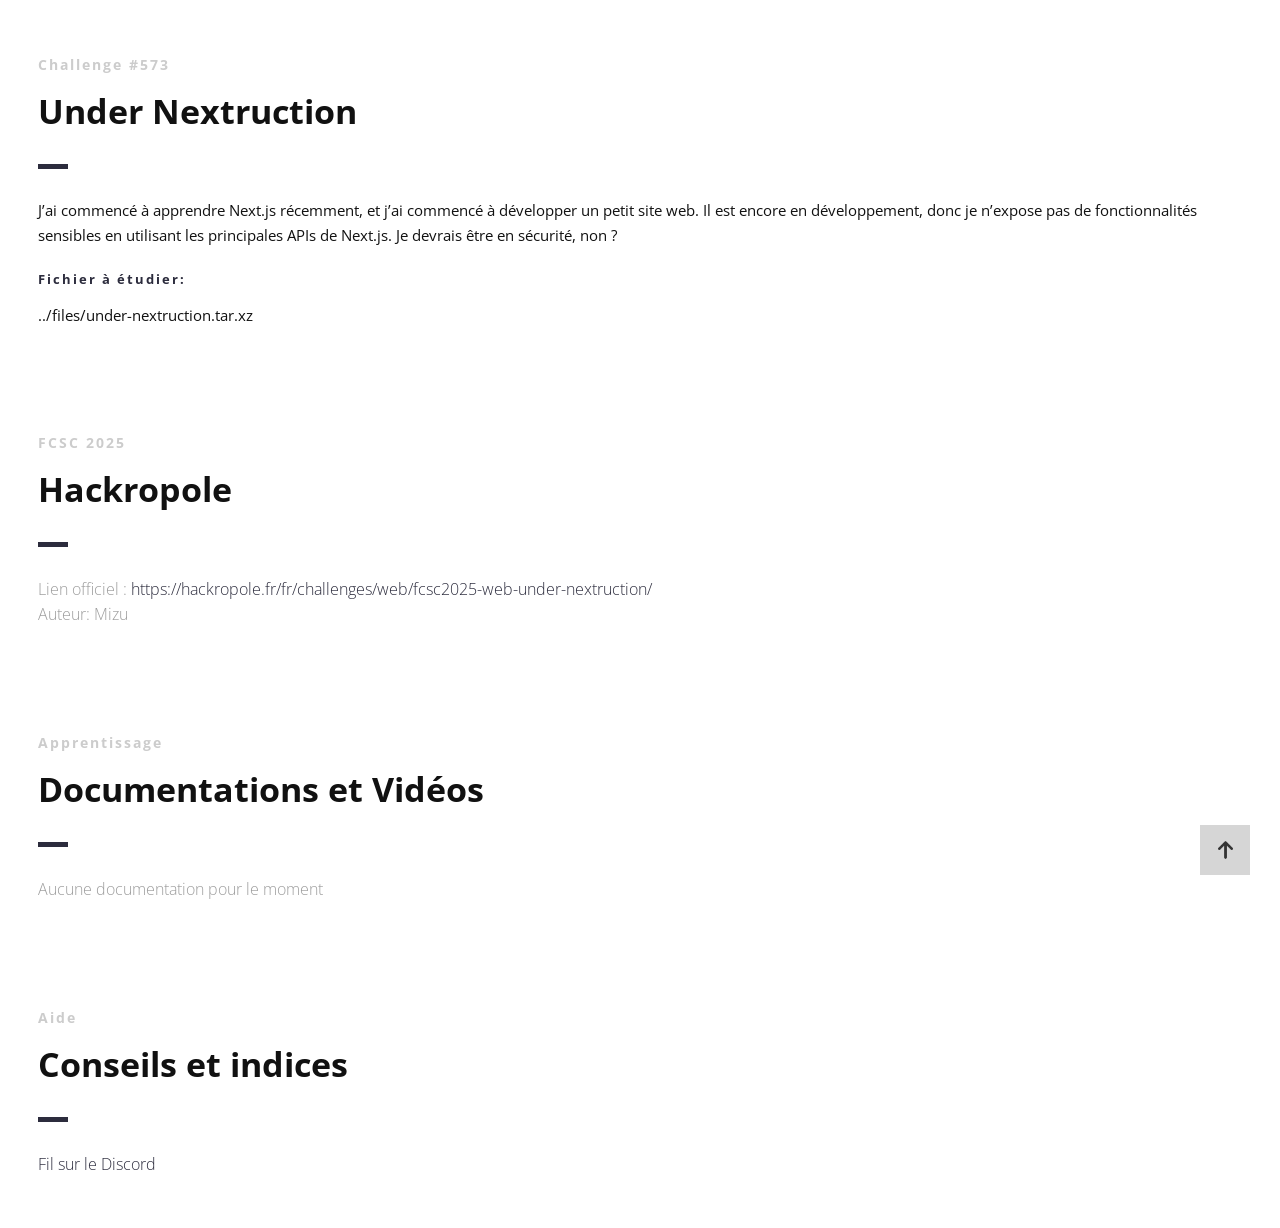
<file: presentation/index.html>
<!DOCTYPE html>
<html>

<head lang="fr">
    <meta charset="UTF-8">
    <!--Page Title-->
    <title>Hack-Oeil - Les CTFs de Cyrhades</title>
    <!--Meta Keywords and Description-->
    <meta name="keywords" content="">
    <meta name="description" content="">
    <meta name="viewport" content="width=device-width, initial-scale=1.0, user-scalable=no" />
    <link rel="shortcut icon" href="./assets/images/favicon.ico" title="Favicon" />
    <link rel="stylesheet" href="./assets/css/style.css">
    <link href='https://fonts.googleapis.com/css?family=Open+Sans:400,300,600,700,800' rel='stylesheet' type='text/css'>
    <script src="./assets/js/highlight.min.js"></script>
    <script>
        document.addEventListener('DOMContentLoaded', () => {
            // Vérifie si la fenêtre est dans une iframe
            if (window.self !== window.top) {
                document.querySelectorAll('a').forEach((link) => {
                    link.addEventListener('click', (event) => {
                        const a = event.target.closest('a[href^="http"]');
                        if (a) {
                            event.preventDefault();
                            window.parent.postMessage({
                                type: "open-external",
                                url: a.href
                            }, "*");
                        }
                    });
                });
            }
            // Active la coloration syntaxique :
            if (window.hljs) {
                hljs.highlightAll();
            } else {
                console.error("Highlight.js non chargé !");
            }
        });
    </script>
</head>

<body>

    <div id="wrapper">
        <!--Main Content Area-->
        <main id="content">
            <!--Ctf-->
            <section class="ctf scrollto">
                <article class="row clearfix">
                    <div class="col-1">
                        <div class="section-heading">
                            <h3>Challenge #573</h3>
                            <h2 class="section-title">Under Nextruction</h2>
                            <p>
J’ai commencé à apprendre Next.js récemment, et j’ai commencé à développer un petit site web. Il est encore en développement, donc je n’expose pas de fonctionnalités sensibles en utilisant les principales APIs de Next.js. Je devrais être en sécurité, non ?
                            </p>
                            <h4>Fichier à étudier:</h4>
                            <p>../files/under-nextruction.tar.xz</p>
                        </div>
                    </div>
                </article>

                <article class="row clearfix">
                    <div class="col-1">
                        <div class="section-heading">
                            <h3>FCSC 2025</h3>
                            <h2 class="section-title">Hackropole</h2>
                            <p class="section-subtitle">
                                Lien officiel :
                                <a target="_blank" href="https://hackropole.fr/fr/challenges/web/fcsc2025-web-under-nextruction/">https://hackropole.fr/fr/challenges/web/fcsc2025-web-under-nextruction/</a>
                                <br />
                                Auteur: Mizu
                            </p>
                        </div>
                    </div>
                </article>

                <article class="row clearfix">
                    <div class="col-1">
                        <div class="section-heading">
                            <h3>Apprentissage</h3>
                            <h2 class="section-title">Documentations et Vidéos</h2>
                            <p class="section-subtitle">
                                Aucune documentation pour le moment
                            </p>
                        </div>
                    </div>
                </article>

                <article class="row clearfix">
                    <div class="col-1">
                        <div class="section-heading">
                            <h3>Aide</h3>
                            <h2 class="section-title">Conseils et indices</h2>
                            <p class="section-subtitle">
                                <a target="_blank"
                                    href="https://discord.com/channels/1175764392307077120/1175764601716092948">Fil sur
                                    le Discord</a>
                            </p>
                        </div>
                    </div>
                </article>
            </section>
            <!--End of Ctf-->
        </main>
        <!--End Main Content Area-->

        <a id="scrollUp" href="#wrapper" style="position: fixed; z-index: 1000;"
            aria-label="Remonter en haut de la page" title="Remonter en tête de site"></a>
    </div>
</body>

</html>
</file>
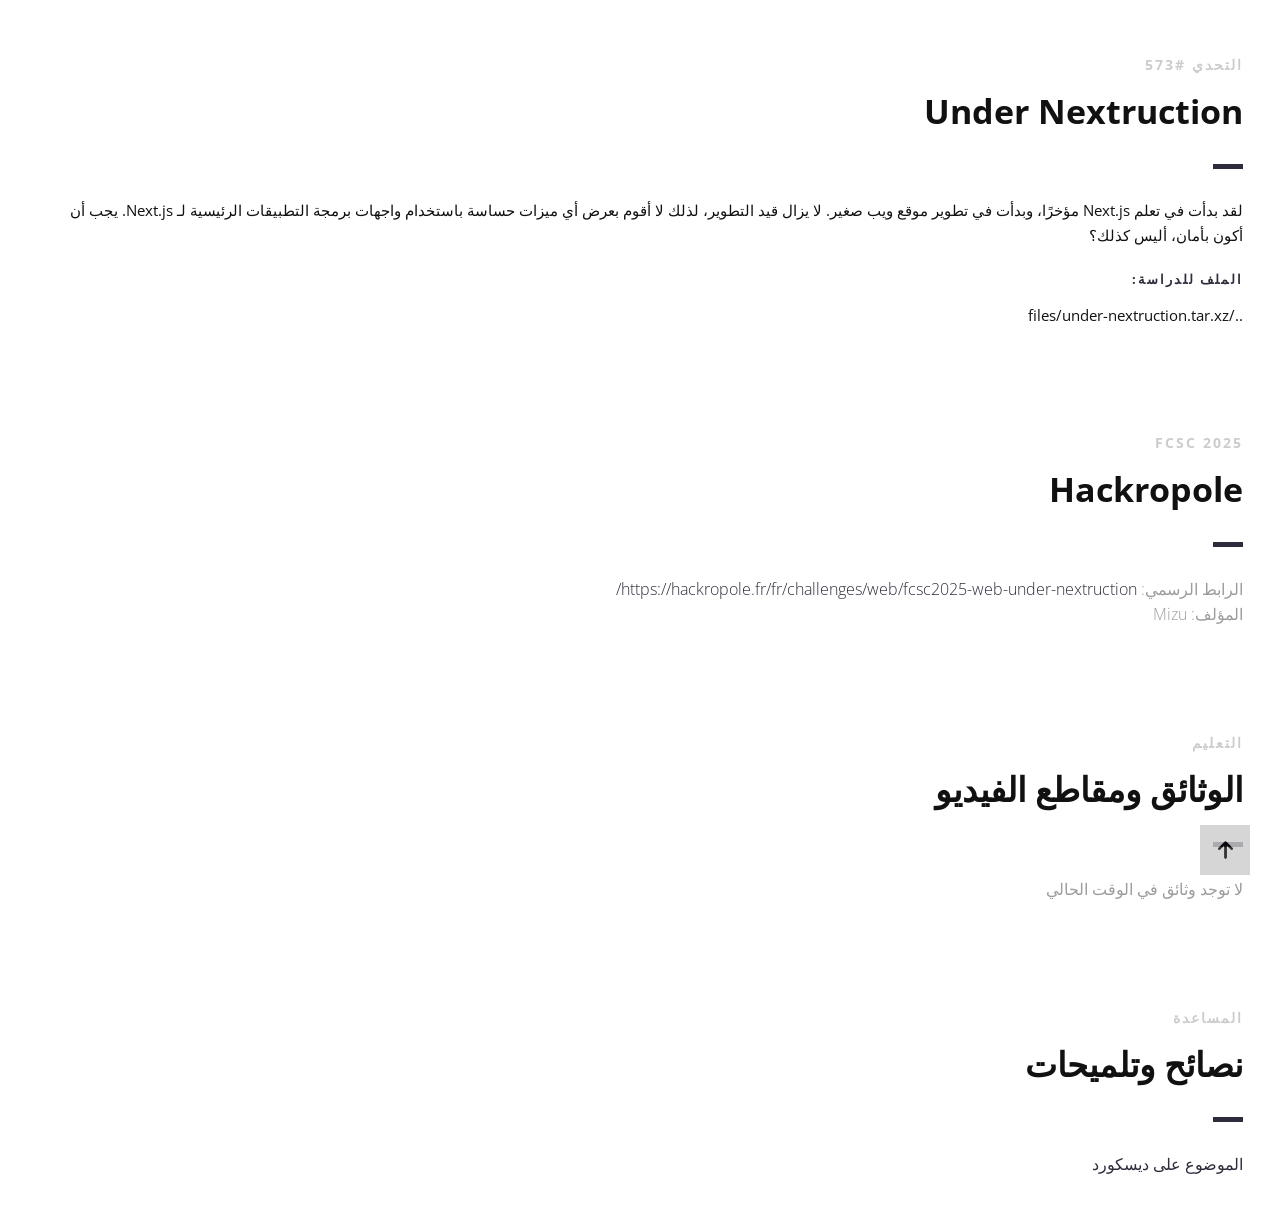
<file: presentation/index_ar.html>
<!DOCTYPE html>
<html dir="rtl">

<head lang="ar">
    <meta charset="UTF-8">
    <!--Page Title-->
    <title>Hack-Oeil - Les CTFs de Cyrhades</title>
    <!--Meta Keywords and Description-->
    <meta name="keywords" content="">
    <meta name="description" content="">
    <meta name="viewport" content="width=device-width, initial-scale=1.0, user-scalable=no" />
    <link rel="shortcut icon" href="./assets/images/favicon.ico" title="Favicon" />
    <link rel="stylesheet" href="./assets/css/style.css">
    <link href='https://fonts.googleapis.com/css?family=Open+Sans:400,300,600,700,800' rel='stylesheet' type='text/css'>
    <script src="./assets/js/highlight.min.js"></script>
    <script>
        document.addEventListener('DOMContentLoaded', () => {
            // Vérifie si la fenêtre est dans une iframe
            if (window.self !== window.top) {
                document.querySelectorAll('a').forEach((link) => {
                    link.addEventListener('click', (event) => {
                        const a = event.target.closest('a[href^="http"]');
                        if (a) {
                            event.preventDefault();
                            window.parent.postMessage({
                                type: "open-external",
                                url: a.href
                            }, "*");
                        }
                    });
                });
            }
            // Active la coloration syntaxique :
            if (window.hljs) {
                hljs.highlightAll();
            } else {
                console.error("Highlight.js non chargé !");
            }
        });
    </script>
</head>

<body>

    <div id="wrapper">
        <!--Main Content Area-->
        <main id="content">
            <!--Ctf-->
            <section class="ctf scrollto">
                <article class="row clearfix">
                    <div class="col-1">
                        <div class="section-heading">
                            <h3>التحدي #573</h3>
                            <h2 class="section-title">Under Nextruction</h2>
                            <p>
لقد بدأت في تعلم Next.js مؤخرًا، وبدأت في تطوير موقع ويب صغير. لا يزال قيد التطوير، لذلك لا أقوم بعرض أي ميزات حساسة باستخدام واجهات برمجة التطبيقات الرئيسية لـ Next.js. يجب أن أكون بأمان، أليس كذلك؟
                            </p>
                            <h4>الملف للدراسة:</h4>
                            <p>../files/under-nextruction.tar.xz</p>
                        </div>
                    </div>
                </article>

                <article class="row clearfix">
                    <div class="col-1">
                        <div class="section-heading">
                            <h3>FCSC 2025</h3>
                            <h2 class="section-title">Hackropole</h2>
                            <p class="section-subtitle">
                                الرابط الرسمي:
                                <a target="_blank" href="https://hackropole.fr/fr/challenges/web/fcsc2025-web-under-nextruction/">https://hackropole.fr/fr/challenges/web/fcsc2025-web-under-nextruction/</a>
                                <br />
                                المؤلف: Mizu
                            </p>
                        </div>
                    </div>
                </article>

                <article class="row clearfix">
                    <div class="col-1">
                        <div class="section-heading">
                            <h3>التعليم</h3>
                            <h2 class="section-title">الوثائق ومقاطع الفيديو</h2>
                            <p class="section-subtitle">
                                لا توجد وثائق في الوقت الحالي
                            </p>
                        </div>
                    </div>
                </article>

                <article class="row clearfix">
                    <div class="col-1">
                        <div class="section-heading">
                            <h3>المساعدة</h3>
                            <h2 class="section-title">نصائح وتلميحات</h2>
                            <p class="section-subtitle">
                                <a target="_blank"
                                    href="https://discord.com/channels/1175764392307077120/1175764601716092948">الموضوع على ديسكورد</a>
                            </p>
                        </div>
                    </div>
                </article>
            </section>
            <!--End of Ctf-->
        </main>
        <!--End Main Content Area-->

        <a id="scrollUp" href="#wrapper" style="position: fixed; z-index: 1000;"
            aria-label="العودة إلى أعلى الصفحة" title="العودة إلى الأعلى"></a>
    </div>
</body>

</html>
</file>
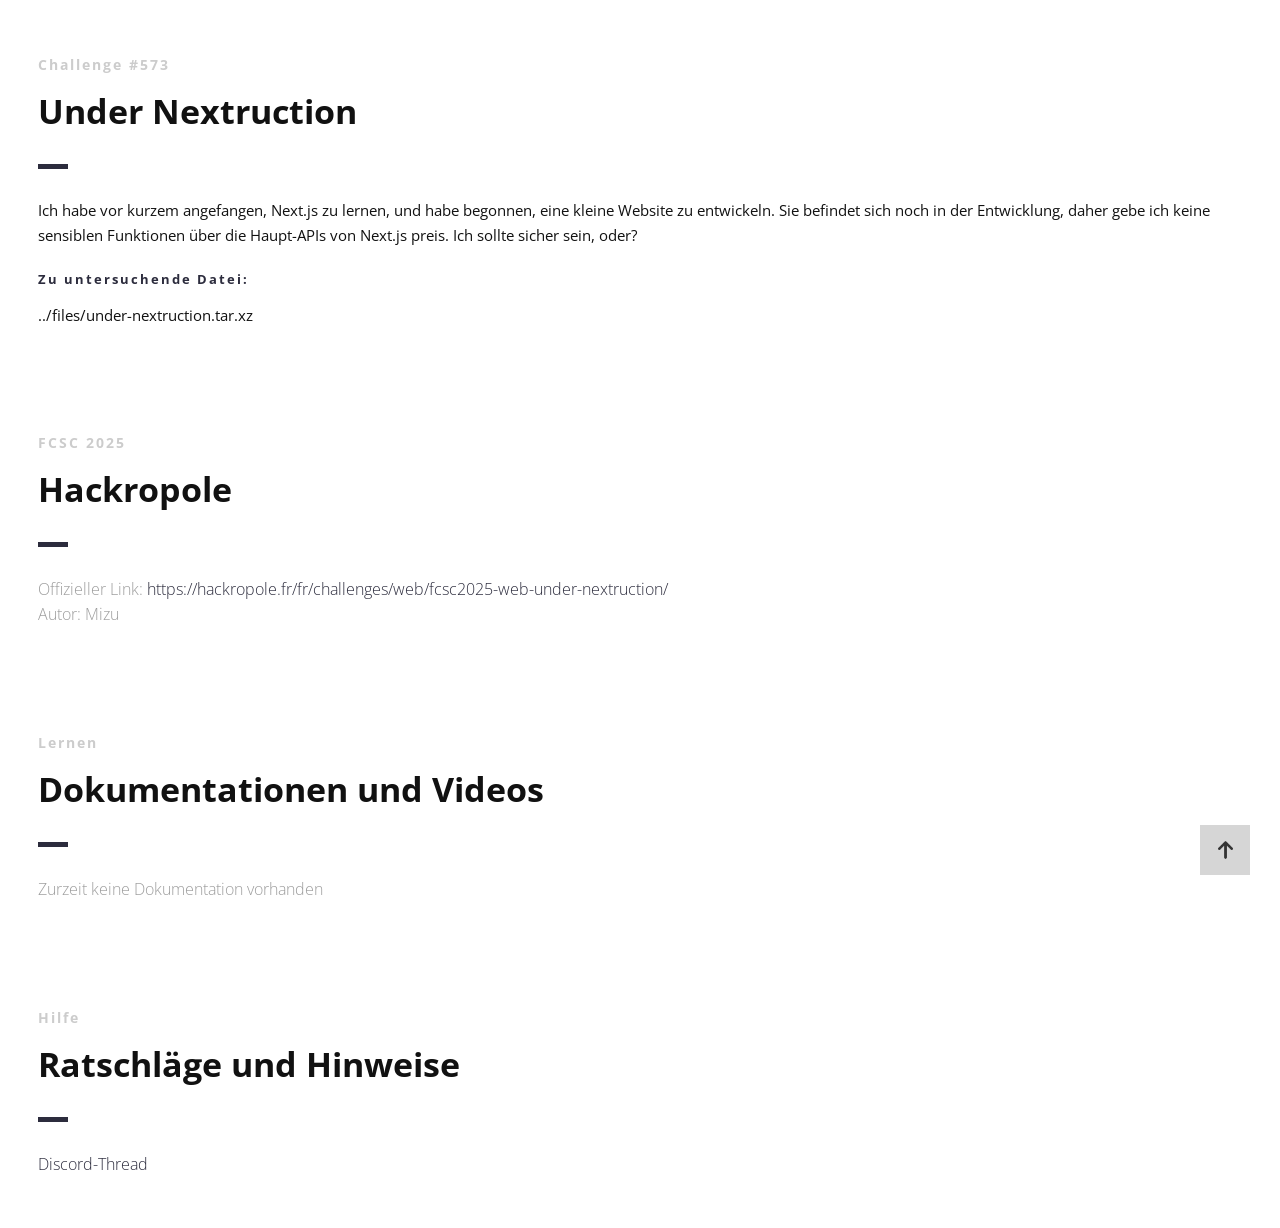
<file: presentation/index_de.html>
<!DOCTYPE html>
<html>

<head lang="de">
    <meta charset="UTF-8">
    <!--Page Title-->
    <title>Hack-Oeil - Les CTFs de Cyrhades</title>
    <!--Meta Keywords and Description-->
    <meta name="keywords" content="">
    <meta name="description" content="">
    <meta name="viewport" content="width=device-width, initial-scale=1.0, user-scalable=no" />
    <link rel="shortcut icon" href="./assets/images/favicon.ico" title="Favicon" />
    <link rel="stylesheet" href="./assets/css/style.css">
    <link href='https://fonts.googleapis.com/css?family=Open+Sans:400,300,600,700,800' rel='stylesheet' type='text/css'>
    <script src="./assets/js/highlight.min.js"></script>
    <script>
        document.addEventListener('DOMContentLoaded', () => {
            // Vérifie si la fenêtre est dans une iframe
            if (window.self !== window.top) {
                document.querySelectorAll('a').forEach((link) => {
                    link.addEventListener('click', (event) => {
                        const a = event.target.closest('a[href^="http"]');
                        if (a) {
                            event.preventDefault();
                            window.parent.postMessage({
                                type: "open-external",
                                url: a.href
                            }, "*");
                        }
                    });
                });
            }
            // Active la coloration syntaxique :
            if (window.hljs) {
                hljs.highlightAll();
            } else {
                console.error("Highlight.js non chargé !");
            }
        });
    </script>
</head>

<body>

    <div id="wrapper">
        <!--Main Content Area-->
        <main id="content">
            <!--Ctf-->
            <section class="ctf scrollto">
                <article class="row clearfix">
                    <div class="col-1">
                        <div class="section-heading">
                            <h3>Challenge #573</h3>
                            <h2 class="section-title">Under Nextruction</h2>
                            <p>
Ich habe vor kurzem angefangen, Next.js zu lernen, und habe begonnen, eine kleine Website zu entwickeln. Sie befindet sich noch in der Entwicklung, daher gebe ich keine sensiblen Funktionen über die Haupt-APIs von Next.js preis. Ich sollte sicher sein, oder?
                            </p>
                            <h4>Zu untersuchende Datei:</h4>
                            <p>../files/under-nextruction.tar.xz</p>
                        </div>
                    </div>
                </article>

                <article class="row clearfix">
                    <div class="col-1">
                        <div class="section-heading">
                            <h3>FCSC 2025</h3>
                            <h2 class="section-title">Hackropole</h2>
                            <p class="section-subtitle">
                                Offizieller Link:
                                <a target="_blank" href="https://hackropole.fr/fr/challenges/web/fcsc2025-web-under-nextruction/">https://hackropole.fr/fr/challenges/web/fcsc2025-web-under-nextruction/</a>
                                <br />
                                Autor: Mizu
                            </p>
                        </div>
                    </div>
                </article>

                <article class="row clearfix">
                    <div class="col-1">
                        <div class="section-heading">
                            <h3>Lernen</h3>
                            <h2 class="section-title">Dokumentationen und Videos</h2>
                            <p class="section-subtitle">
                                Zurzeit keine Dokumentation vorhanden
                            </p>
                        </div>
                    </div>
                </article>

                <article class="row clearfix">
                    <div class="col-1">
                        <div class="section-heading">
                            <h3>Hilfe</h3>
                            <h2 class="section-title">Ratschläge und Hinweise</h2>
                            <p class="section-subtitle">
                                <a target="_blank"
                                    href="https://discord.com/channels/1175764392307077120/1175764601716092948">Discord-Thread</a>
                            </p>
                        </div>
                    </div>
                </article>
            </section>
            <!--End of Ctf-->
        </main>
        <!--End Main Content Area-->

        <a id="scrollUp" href="#wrapper" style="position: fixed; z-index: 1000;"
            aria-label="Zurück nach oben" title="Nach oben"></a>
    </div>
</body>

</html>
</file>
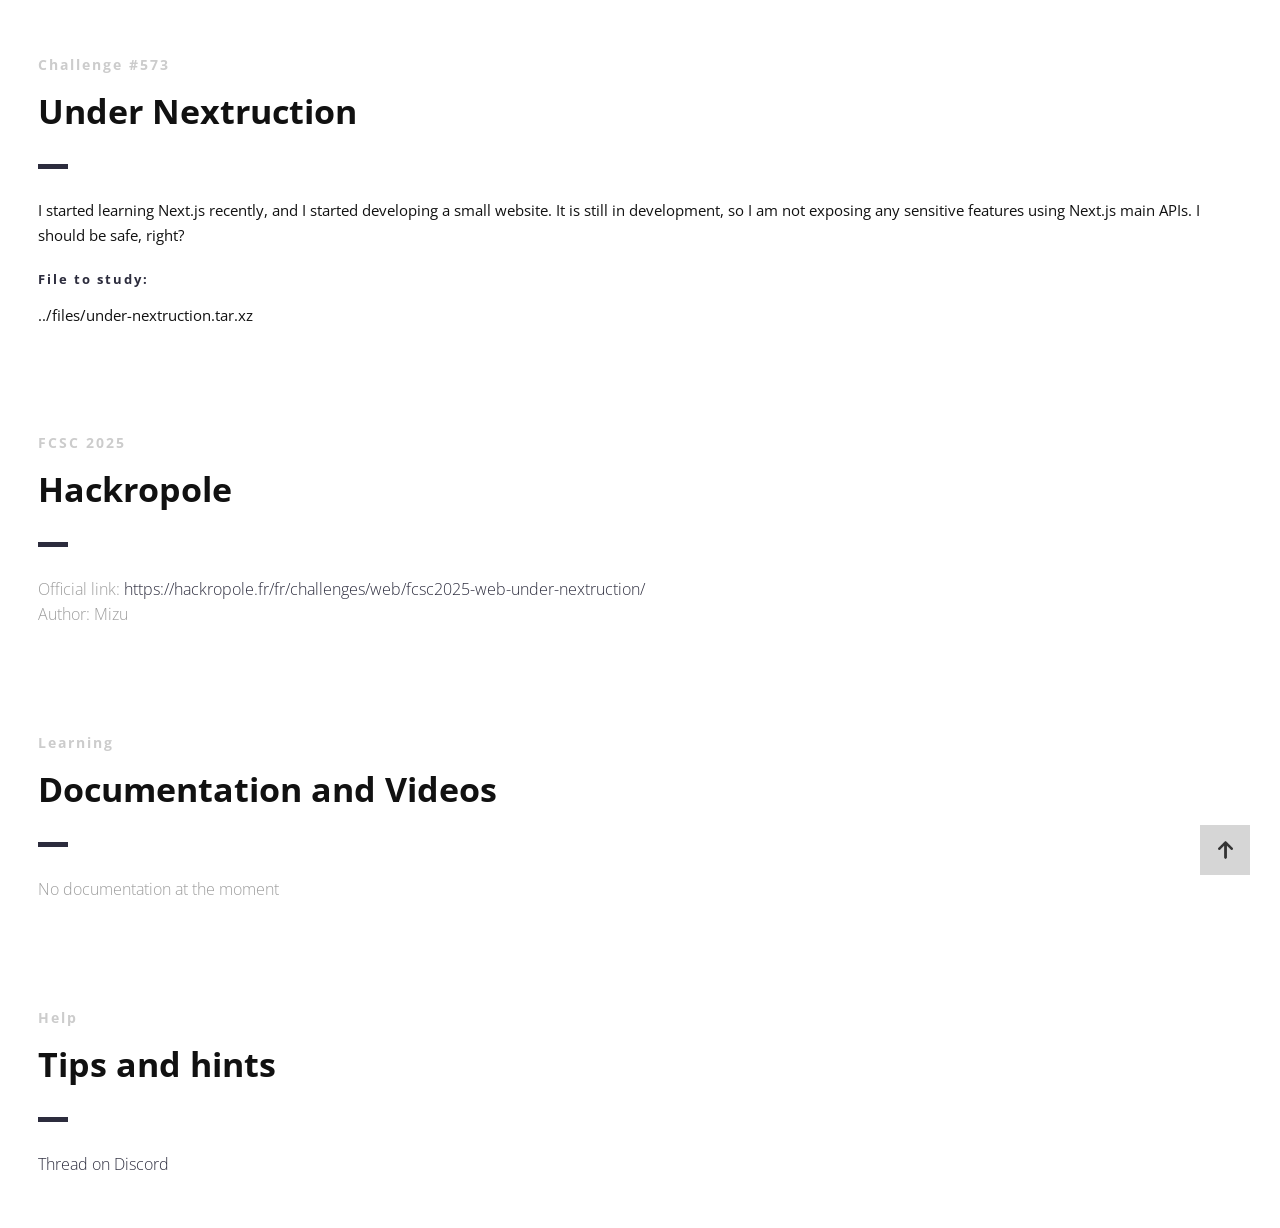
<file: presentation/index_en.html>
<!DOCTYPE html>
<html>

<head lang="en">
    <meta charset="UTF-8">
    <!--Page Title-->
    <title>Hack-Oeil - Les CTFs de Cyrhades</title>
    <!--Meta Keywords and Description-->
    <meta name="keywords" content="">
    <meta name="description" content="">
    <meta name="viewport" content="width=device-width, initial-scale=1.0, user-scalable=no" />
    <link rel="shortcut icon" href="./assets/images/favicon.ico" title="Favicon" />
    <link rel="stylesheet" href="./assets/css/style.css">
    <link href='https://fonts.googleapis.com/css?family=Open+Sans:400,300,600,700,800' rel='stylesheet' type='text/css'>
    <script src="./assets/js/highlight.min.js"></script>
    <script>
        document.addEventListener('DOMContentLoaded', () => {
            // Vérifie si la fenêtre est dans une iframe
            if (window.self !== window.top) {
                document.querySelectorAll('a').forEach((link) => {
                    link.addEventListener('click', (event) => {
                        const a = event.target.closest('a[href^="http"]');
                        if (a) {
                            event.preventDefault();
                            window.parent.postMessage({
                                type: "open-external",
                                url: a.href
                            }, "*");
                        }
                    });
                });
            }
            // Active la coloration syntaxique :
            if (window.hljs) {
                hljs.highlightAll();
            } else {
                console.error("Highlight.js non chargé !");
            }
        });
    </script>
</head>

<body>

    <div id="wrapper">
        <!--Main Content Area-->
        <main id="content">
            <!--Ctf-->
            <section class="ctf scrollto">
                <article class="row clearfix">
                    <div class="col-1">
                        <div class="section-heading">
                            <h3>Challenge #573</h3>
                            <h2 class="section-title">Under Nextruction</h2>
                            <p>
I started learning Next.js recently, and I started developing a small website. It is still in development, so I am not exposing any sensitive features using Next.js main APIs. I should be safe, right?
                            </p>
                            <h4>File to study:</h4>
                            <p>../files/under-nextruction.tar.xz</p>
                        </div>
                    </div>
                </article>

                <article class="row clearfix">
                    <div class="col-1">
                        <div class="section-heading">
                            <h3>FCSC 2025</h3>
                            <h2 class="section-title">Hackropole</h2>
                            <p class="section-subtitle">
                                Official link:
                                <a target="_blank" href="https://hackropole.fr/fr/challenges/web/fcsc2025-web-under-nextruction/">https://hackropole.fr/fr/challenges/web/fcsc2025-web-under-nextruction/</a>
                                <br />
                                Author: Mizu
                            </p>
                        </div>
                    </div>
                </article>

                <article class="row clearfix">
                    <div class="col-1">
                        <div class="section-heading">
                            <h3>Learning</h3>
                            <h2 class="section-title">Documentation and Videos</h2>
                            <p class="section-subtitle">
                                No documentation at the moment
                            </p>
                        </div>
                    </div>
                </article>

                <article class="row clearfix">
                    <div class="col-1">
                        <div class="section-heading">
                            <h3>Help</h3>
                            <h2 class="section-title">Tips and hints</h2>
                            <p class="section-subtitle">
                                <a target="_blank"
                                    href="https://discord.com/channels/1175764392307077120/1175764601716092948">Thread on Discord</a>
                            </p>
                        </div>
                    </div>
                </article>
            </section>
            <!--End of Ctf-->
        </main>
        <!--End Main Content Area-->

        <a id="scrollUp" href="#wrapper" style="position: fixed; z-index: 1000;"
            aria-label="Back to top of page" title="Back to top"></a>
    </div>
</body>

</html>
</file>
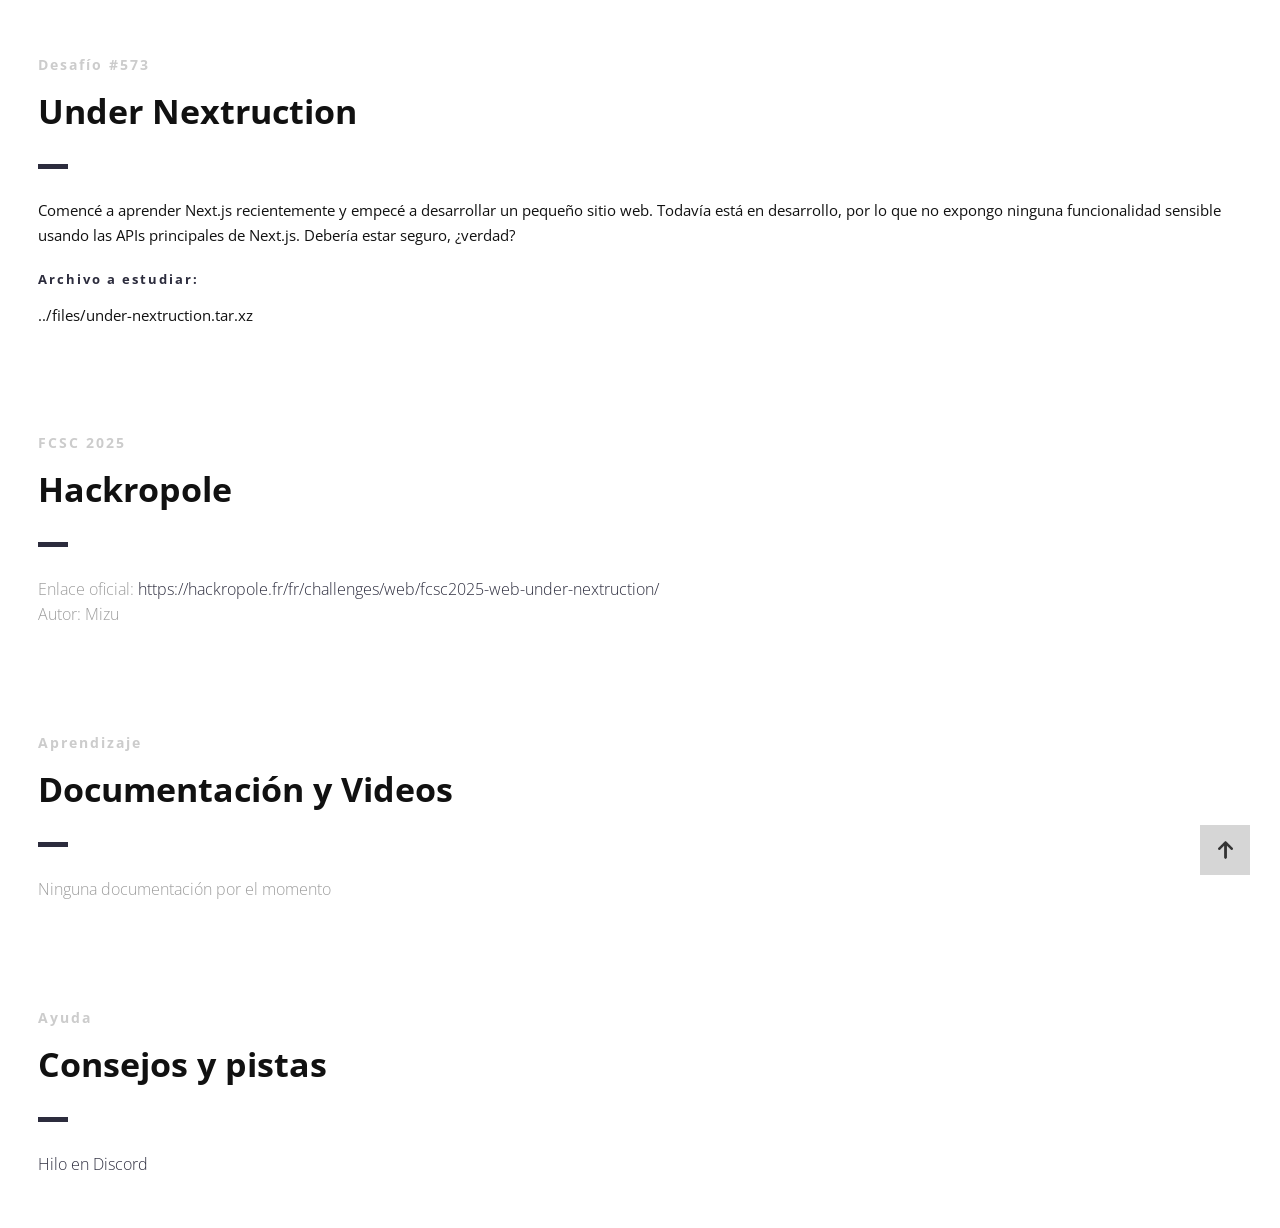
<file: presentation/index_es.html>
<!DOCTYPE html>
<html>

<head lang="es">
    <meta charset="UTF-8">
    <!--Page Title-->
    <title>Hack-Oeil - Les CTFs de Cyrhades</title>
    <!--Meta Keywords and Description-->
    <meta name="keywords" content="">
    <meta name="description" content="">
    <meta name="viewport" content="width=device-width, initial-scale=1.0, user-scalable=no" />
    <link rel="shortcut icon" href="./assets/images/favicon.ico" title="Favicon" />
    <link rel="stylesheet" href="./assets/css/style.css">
    <link href='https://fonts.googleapis.com/css?family=Open+Sans:400,300,600,700,800' rel='stylesheet' type='text/css'>
    <script src="./assets/js/highlight.min.js"></script>
    <script>
        document.addEventListener('DOMContentLoaded', () => {
            // Vérifie si la fenêtre est dans une iframe
            if (window.self !== window.top) {
                document.querySelectorAll('a').forEach((link) => {
                    link.addEventListener('click', (event) => {
                        const a = event.target.closest('a[href^="http"]');
                        if (a) {
                            event.preventDefault();
                            window.parent.postMessage({
                                type: "open-external",
                                url: a.href
                            }, "*");
                        }
                    });
                });
            }
            // Active la coloration syntaxique :
            if (window.hljs) {
                hljs.highlightAll();
            } else {
                console.error("Highlight.js non chargé !");
            }
        });
    </script>
</head>

<body>

    <div id="wrapper">
        <!--Main Content Area-->
        <main id="content">
            <!--Ctf-->
            <section class="ctf scrollto">
                <article class="row clearfix">
                    <div class="col-1">
                        <div class="section-heading">
                            <h3>Desafío #573</h3>
                            <h2 class="section-title">Under Nextruction</h2>
                            <p>
Comencé a aprender Next.js recientemente y empecé a desarrollar un pequeño sitio web. Todavía está en desarrollo, por lo que no expongo ninguna funcionalidad sensible usando las APIs principales de Next.js. Debería estar seguro, ¿verdad?
                            </p>
                            <h4>Archivo a estudiar:</h4>
                            <p>../files/under-nextruction.tar.xz</p>
                        </div>
                    </div>
                </article>

                <article class="row clearfix">
                    <div class="col-1">
                        <div class="section-heading">
                            <h3>FCSC 2025</h3>
                            <h2 class="section-title">Hackropole</h2>
                            <p class="section-subtitle">
                                Enlace oficial:
                                <a target="_blank" href="https://hackropole.fr/fr/challenges/web/fcsc2025-web-under-nextruction/">https://hackropole.fr/fr/challenges/web/fcsc2025-web-under-nextruction/</a>
                                <br />
                                Autor: Mizu
                            </p>
                        </div>
                    </div>
                </article>

                <article class="row clearfix">
                    <div class="col-1">
                        <div class="section-heading">
                            <h3>Aprendizaje</h3>
                            <h2 class="section-title">Documentación y Videos</h2>
                            <p class="section-subtitle">
                                Ninguna documentación por el momento
                            </p>
                        </div>
                    </div>
                </article>

                <article class="row clearfix">
                    <div class="col-1">
                        <div class="section-heading">
                            <h3>Ayuda</h3>
                            <h2 class="section-title">Consejos y pistas</h2>
                            <p class="section-subtitle">
                                <a target="_blank"
                                    href="https://discord.com/channels/1175764392307077120/1175764601716092948">Hilo en Discord</a>
                            </p>
                        </div>
                    </div>
                </article>
            </section>
            <!--End of Ctf-->
        </main>
        <!--End Main Content Area-->

        <a id="scrollUp" href="#wrapper" style="position: fixed; z-index: 1000;"
            aria-label="Volver arriba en la página" title="Volver arriba"></a>
    </div>
</body>

</html>
</file>
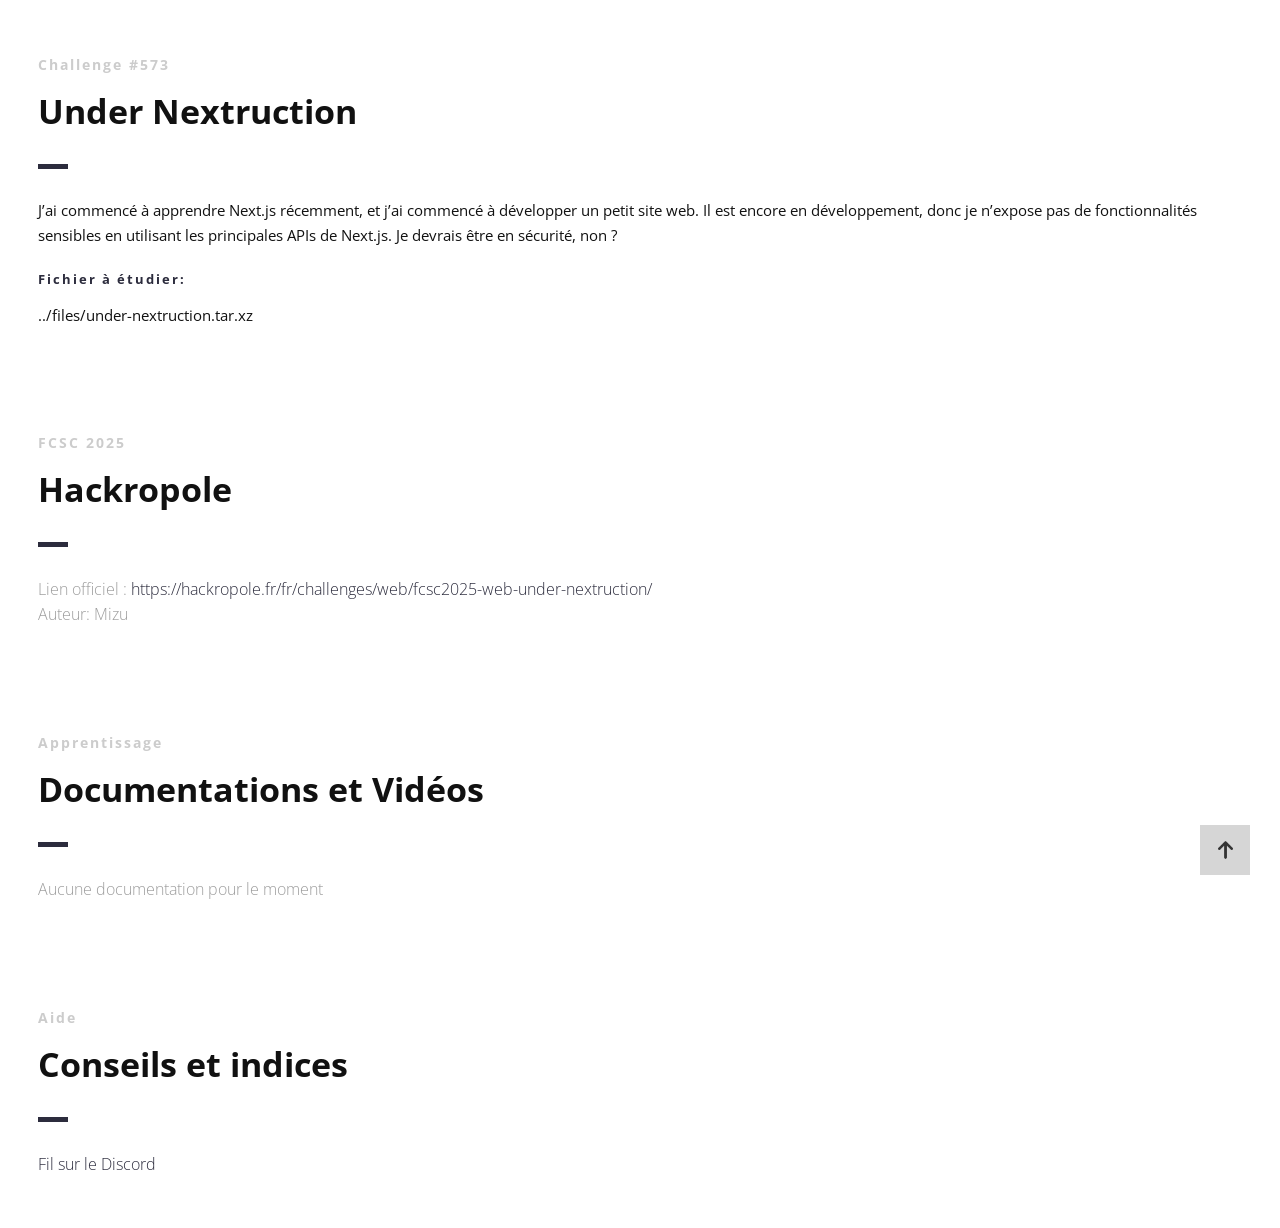
<file: presentation/index_fr.html>
<!DOCTYPE html>
<html>

<head lang="fr">
    <meta charset="UTF-8">
    <!--Page Title-->
    <title>Hack-Oeil - Les CTFs de Cyrhades</title>
    <!--Meta Keywords and Description-->
    <meta name="keywords" content="">
    <meta name="description" content="">
    <meta name="viewport" content="width=device-width, initial-scale=1.0, user-scalable=no" />
    <link rel="shortcut icon" href="./assets/images/favicon.ico" title="Favicon" />
    <link rel="stylesheet" href="./assets/css/style.css">
    <link href='https://fonts.googleapis.com/css?family=Open+Sans:400,300,600,700,800' rel='stylesheet' type='text/css'>
    <script src="./assets/js/highlight.min.js"></script>
    <script>
        document.addEventListener('DOMContentLoaded', () => {
            // Vérifie si la fenêtre est dans une iframe
            if (window.self !== window.top) {
                document.querySelectorAll('a').forEach((link) => {
                    link.addEventListener('click', (event) => {
                        const a = event.target.closest('a[href^="http"]');
                        if (a) {
                            event.preventDefault();
                            window.parent.postMessage({
                                type: "open-external",
                                url: a.href
                            }, "*");
                        }
                    });
                });
            }
            // Active la coloration syntaxique :
            if (window.hljs) {
                hljs.highlightAll();
            } else {
                console.error("Highlight.js non chargé !");
            }
        });
    </script>
</head>

<body>

    <div id="wrapper">
        <!--Main Content Area-->
        <main id="content">
            <!--Ctf-->
            <section class="ctf scrollto">
                <article class="row clearfix">
                    <div class="col-1">
                        <div class="section-heading">
                            <h3>Challenge #573</h3>
                            <h2 class="section-title">Under Nextruction</h2>
                            <p>
J’ai commencé à apprendre Next.js récemment, et j’ai commencé à développer un petit site web. Il est encore en développement, donc je n’expose pas de fonctionnalités sensibles en utilisant les principales APIs de Next.js. Je devrais être en sécurité, non ?
                            </p>
                            <h4>Fichier à étudier:</h4>
                            <p>../files/under-nextruction.tar.xz</p>
                        </div>
                    </div>
                </article>

                <article class="row clearfix">
                    <div class="col-1">
                        <div class="section-heading">
                            <h3>FCSC 2025</h3>
                            <h2 class="section-title">Hackropole</h2>
                            <p class="section-subtitle">
                                Lien officiel :
                                <a target="_blank" href="https://hackropole.fr/fr/challenges/web/fcsc2025-web-under-nextruction/">https://hackropole.fr/fr/challenges/web/fcsc2025-web-under-nextruction/</a>
                                <br />
                                Auteur: Mizu
                            </p>
                        </div>
                    </div>
                </article>

                <article class="row clearfix">
                    <div class="col-1">
                        <div class="section-heading">
                            <h3>Apprentissage</h3>
                            <h2 class="section-title">Documentations et Vidéos</h2>
                            <p class="section-subtitle">
                                Aucune documentation pour le moment
                            </p>
                        </div>
                    </div>
                </article>

                <article class="row clearfix">
                    <div class="col-1">
                        <div class="section-heading">
                            <h3>Aide</h3>
                            <h2 class="section-title">Conseils et indices</h2>
                            <p class="section-subtitle">
                                <a target="_blank"
                                    href="https://discord.com/channels/1175764392307077120/1175764601716092948">Fil sur le Discord</a>
                            </p>
                        </div>
                    </div>
                </article>
            </section>
            <!--End of Ctf-->
        </main>
        <!--End Main Content Area-->

        <a id="scrollUp" href="#wrapper" style="position: fixed; z-index: 1000;"
            aria-label="Remonter en haut de la page" title="Remonter en tête de site"></a>
    </div>
</body>

</html>
</file>
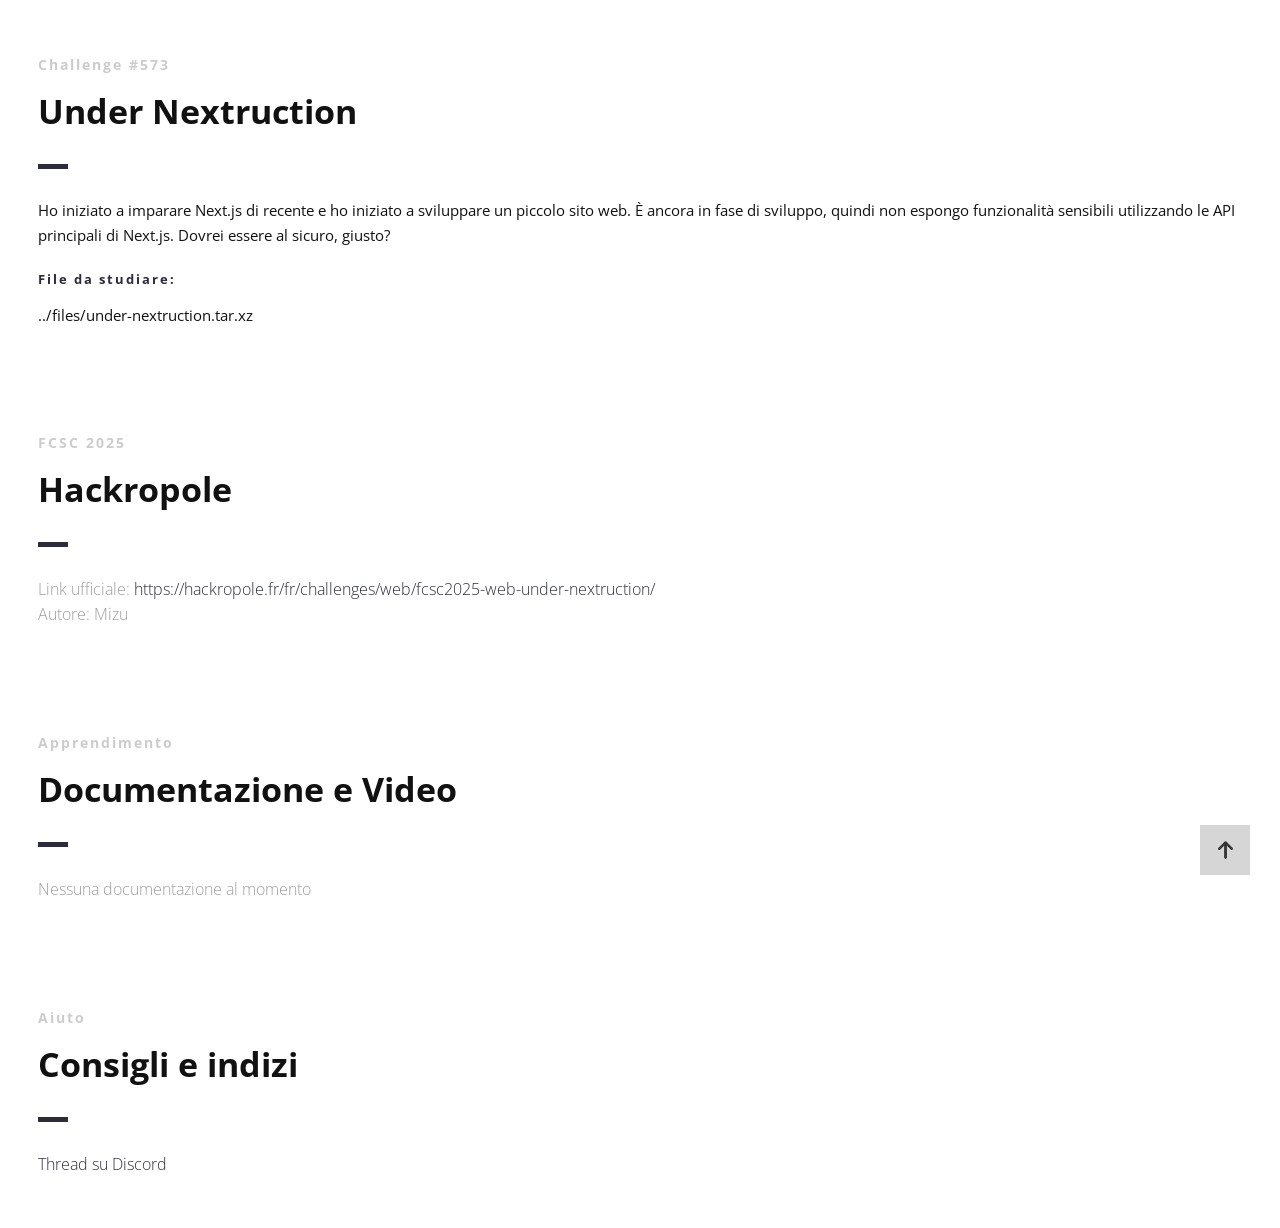
<file: presentation/index_it.html>
<!DOCTYPE html>
<html>

<head lang="it">
    <meta charset="UTF-8">
    <!--Page Title-->
    <title>Hack-Oeil - Les CTFs de Cyrhades</title>
    <!--Meta Keywords and Description-->
    <meta name="keywords" content="">
    <meta name="description" content="">
    <meta name="viewport" content="width=device-width, initial-scale=1.0, user-scalable=no" />
    <link rel="shortcut icon" href="./assets/images/favicon.ico" title="Favicon" />
    <link rel="stylesheet" href="./assets/css/style.css">
    <link href='https://fonts.googleapis.com/css?family=Open+Sans:400,300,600,700,800' rel='stylesheet' type='text/css'>
    <script src="./assets/js/highlight.min.js"></script>
    <script>
        document.addEventListener('DOMContentLoaded', () => {
            // Vérifie si la fenêtre est dans une iframe
            if (window.self !== window.top) {
                document.querySelectorAll('a').forEach((link) => {
                    link.addEventListener('click', (event) => {
                        const a = event.target.closest('a[href^="http"]');
                        if (a) {
                            event.preventDefault();
                            window.parent.postMessage({
                                type: "open-external",
                                url: a.href
                            }, "*");
                        }
                    });
                });
            }
            // Active la coloration syntaxique :
            if (window.hljs) {
                hljs.highlightAll();
            } else {
                console.error("Highlight.js non chargé !");
            }
        });
    </script>
</head>

<body>

    <div id="wrapper">
        <!--Main Content Area-->
        <main id="content">
            <!--Ctf-->
            <section class="ctf scrollto">
                <article class="row clearfix">
                    <div class="col-1">
                        <div class="section-heading">
                            <h3>Challenge #573</h3>
                            <h2 class="section-title">Under Nextruction</h2>
                            <p>
Ho iniziato a imparare Next.js di recente e ho iniziato a sviluppare un piccolo sito web. È ancora in fase di sviluppo, quindi non espongo funzionalità sensibili utilizzando le API principali di Next.js. Dovrei essere al sicuro, giusto?
                            </p>
                            <h4>File da studiare:</h4>
                            <p>../files/under-nextruction.tar.xz</p>
                        </div>
                    </div>
                </article>

                <article class="row clearfix">
                    <div class="col-1">
                        <div class="section-heading">
                            <h3>FCSC 2025</h3>
                            <h2 class="section-title">Hackropole</h2>
                            <p class="section-subtitle">
                                Link ufficiale:
                                <a target="_blank" href="https://hackropole.fr/fr/challenges/web/fcsc2025-web-under-nextruction/">https://hackropole.fr/fr/challenges/web/fcsc2025-web-under-nextruction/</a>
                                <br />
                                Autore: Mizu
                            </p>
                        </div>
                    </div>
                </article>

                <article class="row clearfix">
                    <div class="col-1">
                        <div class="section-heading">
                            <h3>Apprendimento</h3>
                            <h2 class="section-title">Documentazione e Video</h2>
                            <p class="section-subtitle">
                                Nessuna documentazione al momento
                            </p>
                        </div>
                    </div>
                </article>

                <article class="row clearfix">
                    <div class="col-1">
                        <div class="section-heading">
                            <h3>Aiuto</h3>
                            <h2 class="section-title">Consigli e indizi</h2>
                            <p class="section-subtitle">
                                <a target="_blank"
                                    href="https://discord.com/channels/1175764392307077120/1175764601716092948">Thread su Discord</a>
                            </p>
                        </div>
                    </div>
                </article>
            </section>
            <!--End of Ctf-->
        </main>
        <!--End Main Content Area-->

        <a id="scrollUp" href="#wrapper" style="position: fixed; z-index: 1000;"
            aria-label="Torna in cima alla pagina" title="Torna in cima"></a>
    </div>
</body>

</html>
</file>
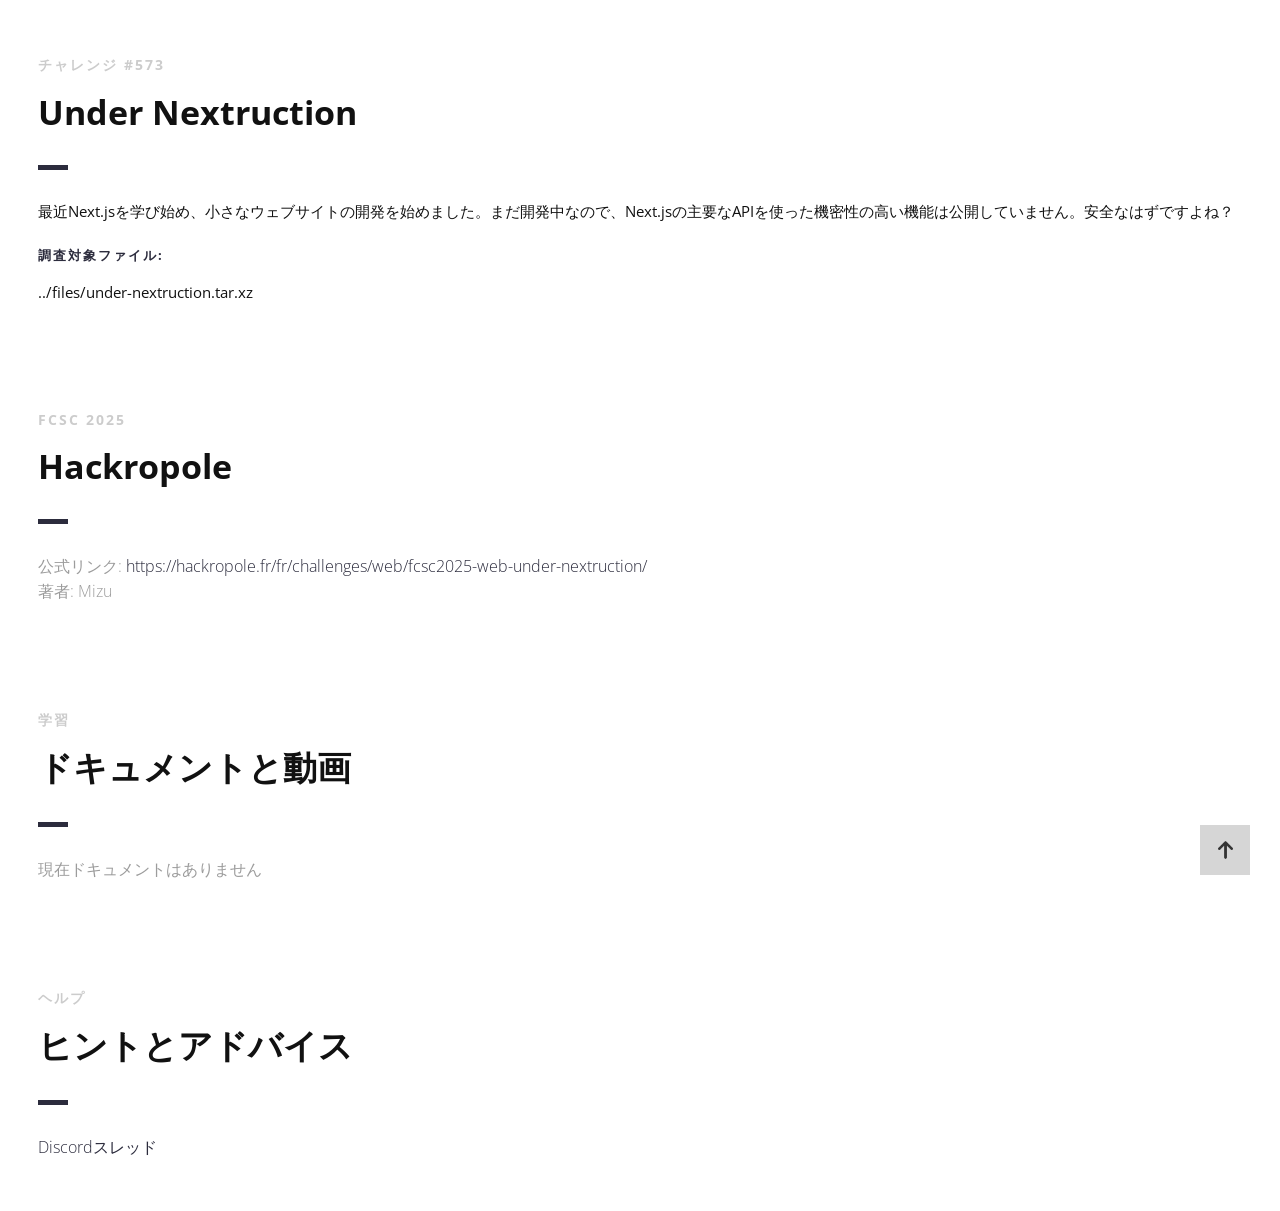
<file: presentation/index_ja.html>
<!DOCTYPE html>
<html>

<head lang="ja">
    <meta charset="UTF-8">
    <!--Page Title-->
    <title>Hack-Oeil - Les CTFs de Cyrhades</title>
    <!--Meta Keywords and Description-->
    <meta name="keywords" content="">
    <meta name="description" content="">
    <meta name="viewport" content="width=device-width, initial-scale=1.0, user-scalable=no" />
    <link rel="shortcut icon" href="./assets/images/favicon.ico" title="Favicon" />
    <link rel="stylesheet" href="./assets/css/style.css">
    <link href='https://fonts.googleapis.com/css?family=Open+Sans:400,300,600,700,800' rel='stylesheet' type='text/css'>
    <script src="./assets/js/highlight.min.js"></script>
    <script>
        document.addEventListener('DOMContentLoaded', () => {
            // Vérifie si la fenêtre est dans une iframe
            if (window.self !== window.top) {
                document.querySelectorAll('a').forEach((link) => {
                    link.addEventListener('click', (event) => {
                        const a = event.target.closest('a[href^="http"]');
                        if (a) {
                            event.preventDefault();
                            window.parent.postMessage({
                                type: "open-external",
                                url: a.href
                            }, "*");
                        }
                    });
                });
            }
            // Active la coloration syntaxique :
            if (window.hljs) {
                hljs.highlightAll();
            } else {
                console.error("Highlight.js non chargé !");
            }
        });
    </script>
</head>

<body>

    <div id="wrapper">
        <!--Main Content Area-->
        <main id="content">
            <!--Ctf-->
            <section class="ctf scrollto">
                <article class="row clearfix">
                    <div class="col-1">
                        <div class="section-heading">
                            <h3>チャレンジ #573</h3>
                            <h2 class="section-title">Under Nextruction</h2>
                            <p>
最近Next.jsを学び始め、小さなウェブサイトの開発を始めました。まだ開発中なので、Next.jsの主要なAPIを使った機密性の高い機能は公開していません。安全なはずですよね？
                            </p>
                            <h4>調査対象ファイル:</h4>
                            <p>../files/under-nextruction.tar.xz</p>
                        </div>
                    </div>
                </article>

                <article class="row clearfix">
                    <div class="col-1">
                        <div class="section-heading">
                            <h3>FCSC 2025</h3>
                            <h2 class="section-title">Hackropole</h2>
                            <p class="section-subtitle">
                                公式リンク:
                                <a target="_blank" href="https://hackropole.fr/fr/challenges/web/fcsc2025-web-under-nextruction/">https://hackropole.fr/fr/challenges/web/fcsc2025-web-under-nextruction/</a>
                                <br />
                                著者: Mizu
                            </p>
                        </div>
                    </div>
                </article>

                <article class="row clearfix">
                    <div class="col-1">
                        <div class="section-heading">
                            <h3>学習</h3>
                            <h2 class="section-title">ドキュメントと動画</h2>
                            <p class="section-subtitle">
                                現在ドキュメントはありません
                            </p>
                        </div>
                    </div>
                </article>

                <article class="row clearfix">
                    <div class="col-1">
                        <div class="section-heading">
                            <h3>ヘルプ</h3>
                            <h2 class="section-title">ヒントとアドバイス</h2>
                            <p class="section-subtitle">
                                <a target="_blank"
                                    href="https://discord.com/channels/1175764392307077120/1175764601716092948">Discordスレッド</a>
                            </p>
                        </div>
                    </div>
                </article>
            </section>
            <!--End of Ctf-->
        </main>
        <!--End Main Content Area-->

        <a id="scrollUp" href="#wrapper" style="position: fixed; z-index: 1000;"
            aria-label="ページ上部へ戻る" title="トップに戻る"></a>
    </div>
</body>

</html>
</file>
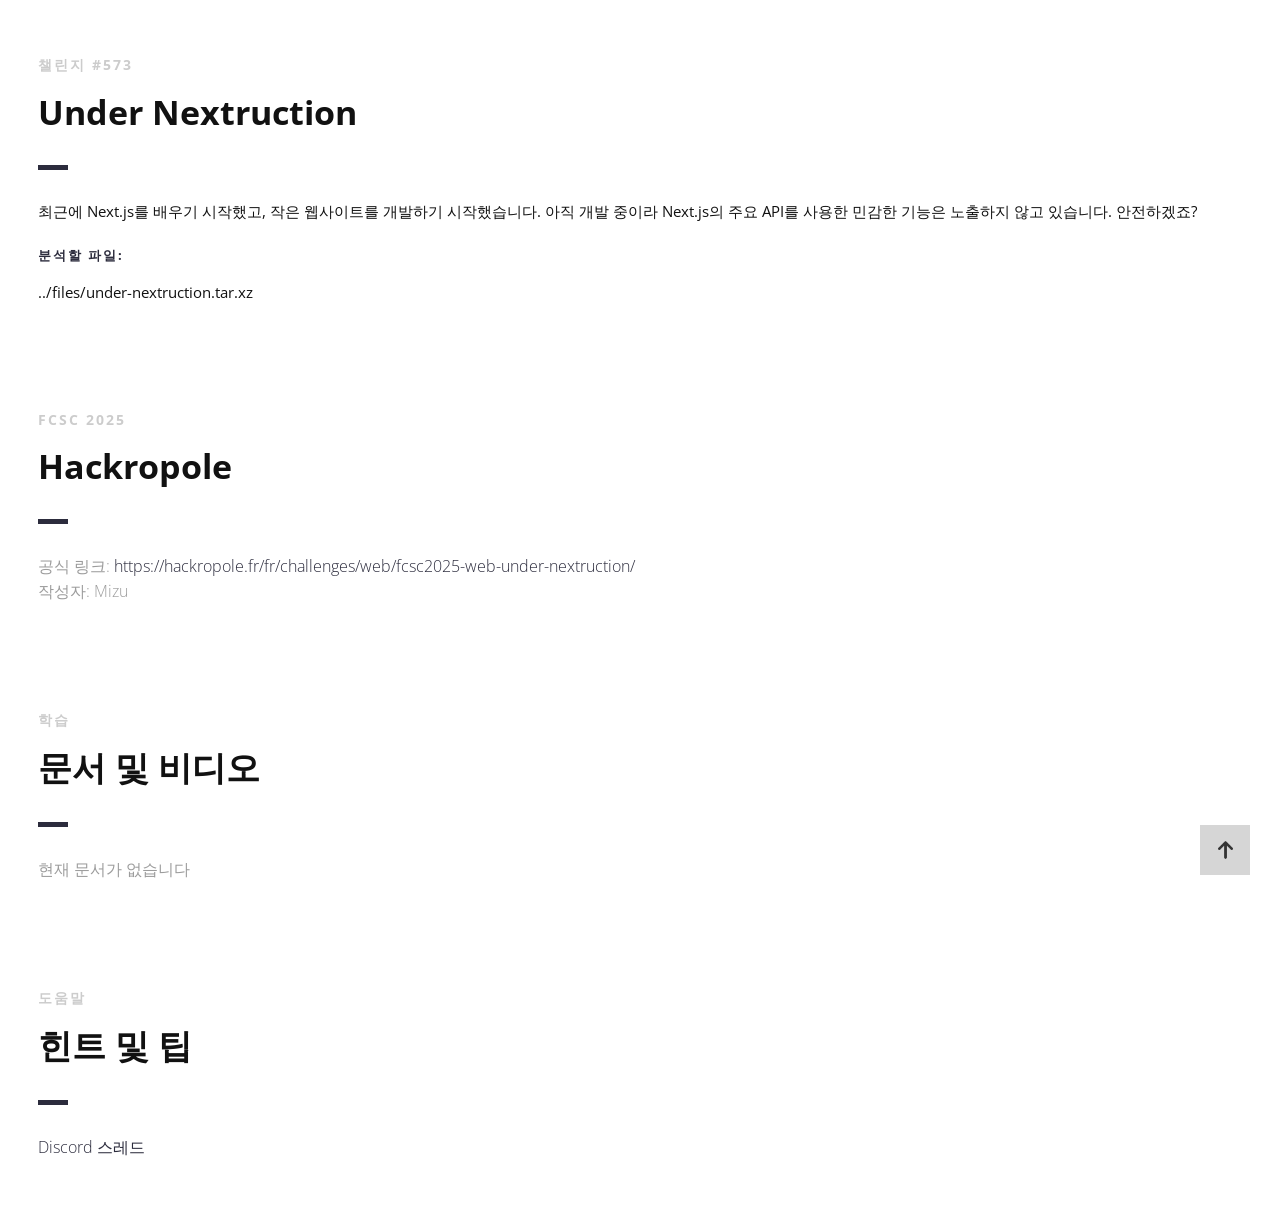
<file: presentation/index_ko.html>
<!DOCTYPE html>
<html>

<head lang="ko">
    <meta charset="UTF-8">
    <!--Page Title-->
    <title>Hack-Oeil - Les CTFs de Cyrhades</title>
    <!--Meta Keywords and Description-->
    <meta name="keywords" content="">
    <meta name="description" content="">
    <meta name="viewport" content="width=device-width, initial-scale=1.0, user-scalable=no" />
    <link rel="shortcut icon" href="./assets/images/favicon.ico" title="Favicon" />
    <link rel="stylesheet" href="./assets/css/style.css">
    <link href='https://fonts.googleapis.com/css?family=Open+Sans:400,300,600,700,800' rel='stylesheet' type='text/css'>
    <script src="./assets/js/highlight.min.js"></script>
    <script>
        document.addEventListener('DOMContentLoaded', () => {
            // Vérifie si la fenêtre est dans une iframe
            if (window.self !== window.top) {
                document.querySelectorAll('a').forEach((link) => {
                    link.addEventListener('click', (event) => {
                        const a = event.target.closest('a[href^="http"]');
                        if (a) {
                            event.preventDefault();
                            window.parent.postMessage({
                                type: "open-external",
                                url: a.href
                            }, "*");
                        }
                    });
                });
            }
            // Active la coloration syntaxique :
            if (window.hljs) {
                hljs.highlightAll();
            } else {
                console.error("Highlight.js non chargé !");
            }
        });
    </script>
</head>

<body>

    <div id="wrapper">
        <!--Main Content Area-->
        <main id="content">
            <!--Ctf-->
            <section class="ctf scrollto">
                <article class="row clearfix">
                    <div class="col-1">
                        <div class="section-heading">
                            <h3>챌린지 #573</h3>
                            <h2 class="section-title">Under Nextruction</h2>
                            <p>
최근에 Next.js를 배우기 시작했고, 작은 웹사이트를 개발하기 시작했습니다. 아직 개발 중이라 Next.js의 주요 API를 사용한 민감한 기능은 노출하지 않고 있습니다. 안전하겠죠?
                            </p>
                            <h4>분석할 파일:</h4>
                            <p>../files/under-nextruction.tar.xz</p>
                        </div>
                    </div>
                </article>

                <article class="row clearfix">
                    <div class="col-1">
                        <div class="section-heading">
                            <h3>FCSC 2025</h3>
                            <h2 class="section-title">Hackropole</h2>
                            <p class="section-subtitle">
                                공식 링크:
                                <a target="_blank" href="https://hackropole.fr/fr/challenges/web/fcsc2025-web-under-nextruction/">https://hackropole.fr/fr/challenges/web/fcsc2025-web-under-nextruction/</a>
                                <br />
                                작성자: Mizu
                            </p>
                        </div>
                    </div>
                </article>

                <article class="row clearfix">
                    <div class="col-1">
                        <div class="section-heading">
                            <h3>학습</h3>
                            <h2 class="section-title">문서 및 비디오</h2>
                            <p class="section-subtitle">
                                현재 문서가 없습니다
                            </p>
                        </div>
                    </div>
                </article>

                <article class="row clearfix">
                    <div class="col-1">
                        <div class="section-heading">
                            <h3>도움말</h3>
                            <h2 class="section-title">힌트 및 팁</h2>
                            <p class="section-subtitle">
                                <a target="_blank"
                                    href="https://discord.com/channels/1175764392307077120/1175764601716092948">Discord 스레드</a>
                            </p>
                        </div>
                    </div>
                </article>
            </section>
            <!--End of Ctf-->
        </main>
        <!--End Main Content Area-->

        <a id="scrollUp" href="#wrapper" style="position: fixed; z-index: 1000;"
            aria-label="페이지 맨 위로 이동" title="맨 위로 이동"></a>
    </div>
</body>

</html>
</file>
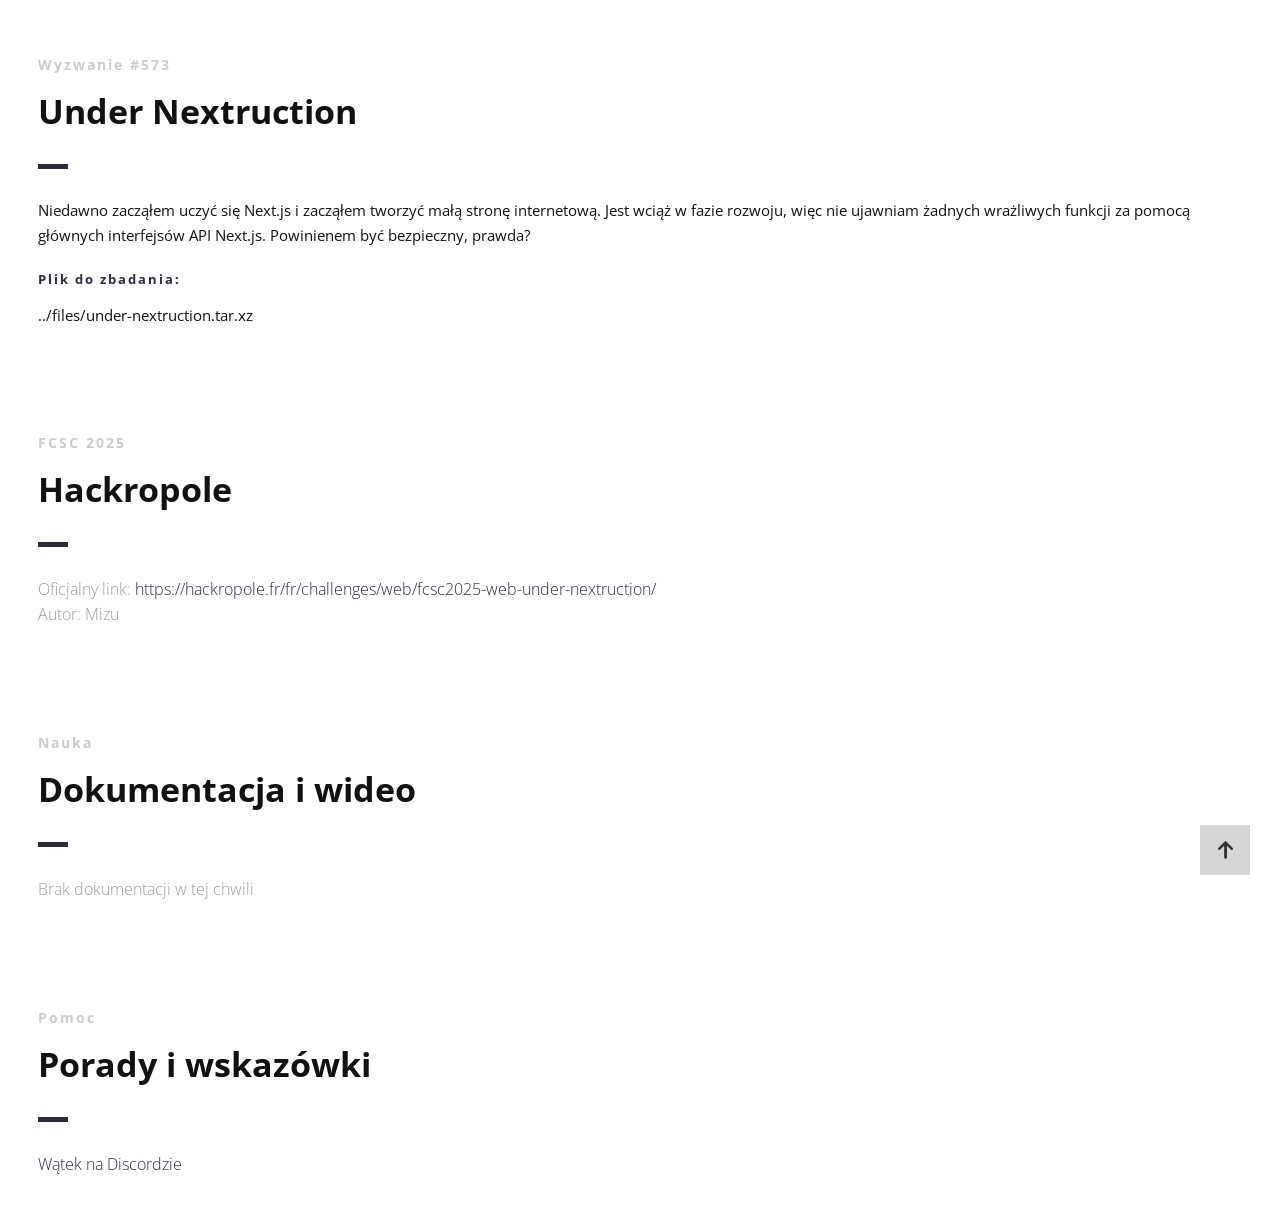
<file: presentation/index_pl.html>
<!DOCTYPE html>
<html>

<head lang="pl">
    <meta charset="UTF-8">
    <!--Page Title-->
    <title>Hack-Oeil - Les CTFs de Cyrhades</title>
    <!--Meta Keywords and Description-->
    <meta name="keywords" content="">
    <meta name="description" content="">
    <meta name="viewport" content="width=device-width, initial-scale=1.0, user-scalable=no" />
    <link rel="shortcut icon" href="./assets/images/favicon.ico" title="Favicon" />
    <link rel="stylesheet" href="./assets/css/style.css">
    <link href='https://fonts.googleapis.com/css?family=Open+Sans:400,300,600,700,800' rel='stylesheet' type='text/css'>
    <script src="./assets/js/highlight.min.js"></script>
    <script>
        document.addEventListener('DOMContentLoaded', () => {
            // Vérifie si la fenêtre est dans une iframe
            if (window.self !== window.top) {
                document.querySelectorAll('a').forEach((link) => {
                    link.addEventListener('click', (event) => {
                        const a = event.target.closest('a[href^="http"]');
                        if (a) {
                            event.preventDefault();
                            window.parent.postMessage({
                                type: "open-external",
                                url: a.href
                            }, "*");
                        }
                    });
                });
            }
            // Active la coloration syntaxique :
            if (window.hljs) {
                hljs.highlightAll();
            } else {
                console.error("Highlight.js non chargé !");
            }
        });
    </script>
</head>

<body>

    <div id="wrapper">
        <!--Main Content Area-->
        <main id="content">
            <!--Ctf-->
            <section class="ctf scrollto">
                <article class="row clearfix">
                    <div class="col-1">
                        <div class="section-heading">
                            <h3>Wyzwanie #573</h3>
                            <h2 class="section-title">Under Nextruction</h2>
                            <p>
Niedawno zacząłem uczyć się Next.js i zacząłem tworzyć małą stronę internetową. Jest wciąż w fazie rozwoju, więc nie ujawniam żadnych wrażliwych funkcji za pomocą głównych interfejsów API Next.js. Powinienem być bezpieczny, prawda?
                            </p>
                            <h4>Plik do zbadania:</h4>
                            <p>../files/under-nextruction.tar.xz</p>
                        </div>
                    </div>
                </article>

                <article class="row clearfix">
                    <div class="col-1">
                        <div class="section-heading">
                            <h3>FCSC 2025</h3>
                            <h2 class="section-title">Hackropole</h2>
                            <p class="section-subtitle">
                                Oficjalny link:
                                <a target="_blank" href="https://hackropole.fr/fr/challenges/web/fcsc2025-web-under-nextruction/">https://hackropole.fr/fr/challenges/web/fcsc2025-web-under-nextruction/</a>
                                <br />
                                Autor: Mizu
                            </p>
                        </div>
                    </div>
                </article>

                <article class="row clearfix">
                    <div class="col-1">
                        <div class="section-heading">
                            <h3>Nauka</h3>
                            <h2 class="section-title">Dokumentacja i wideo</h2>
                            <p class="section-subtitle">
                                Brak dokumentacji w tej chwili
                            </p>
                        </div>
                    </div>
                </article>

                <article class="row clearfix">
                    <div class="col-1">
                        <div class="section-heading">
                            <h3>Pomoc</h3>
                            <h2 class="section-title">Porady i wskazówki</h2>
                            <p class="section-subtitle">
                                <a target="_blank"
                                    href="https://discord.com/channels/1175764392307077120/1175764601716092948">Wątek na Discordzie</a>
                            </p>
                        </div>
                    </div>
                </article>
            </section>
            <!--End of Ctf-->
        </main>
        <!--End Main Content Area-->

        <a id="scrollUp" href="#wrapper" style="position: fixed; z-index: 1000;"
            aria-label="Przewiń na górę strony" title="Przewiń na górę"></a>
    </div>
</body>

</html>
</file>
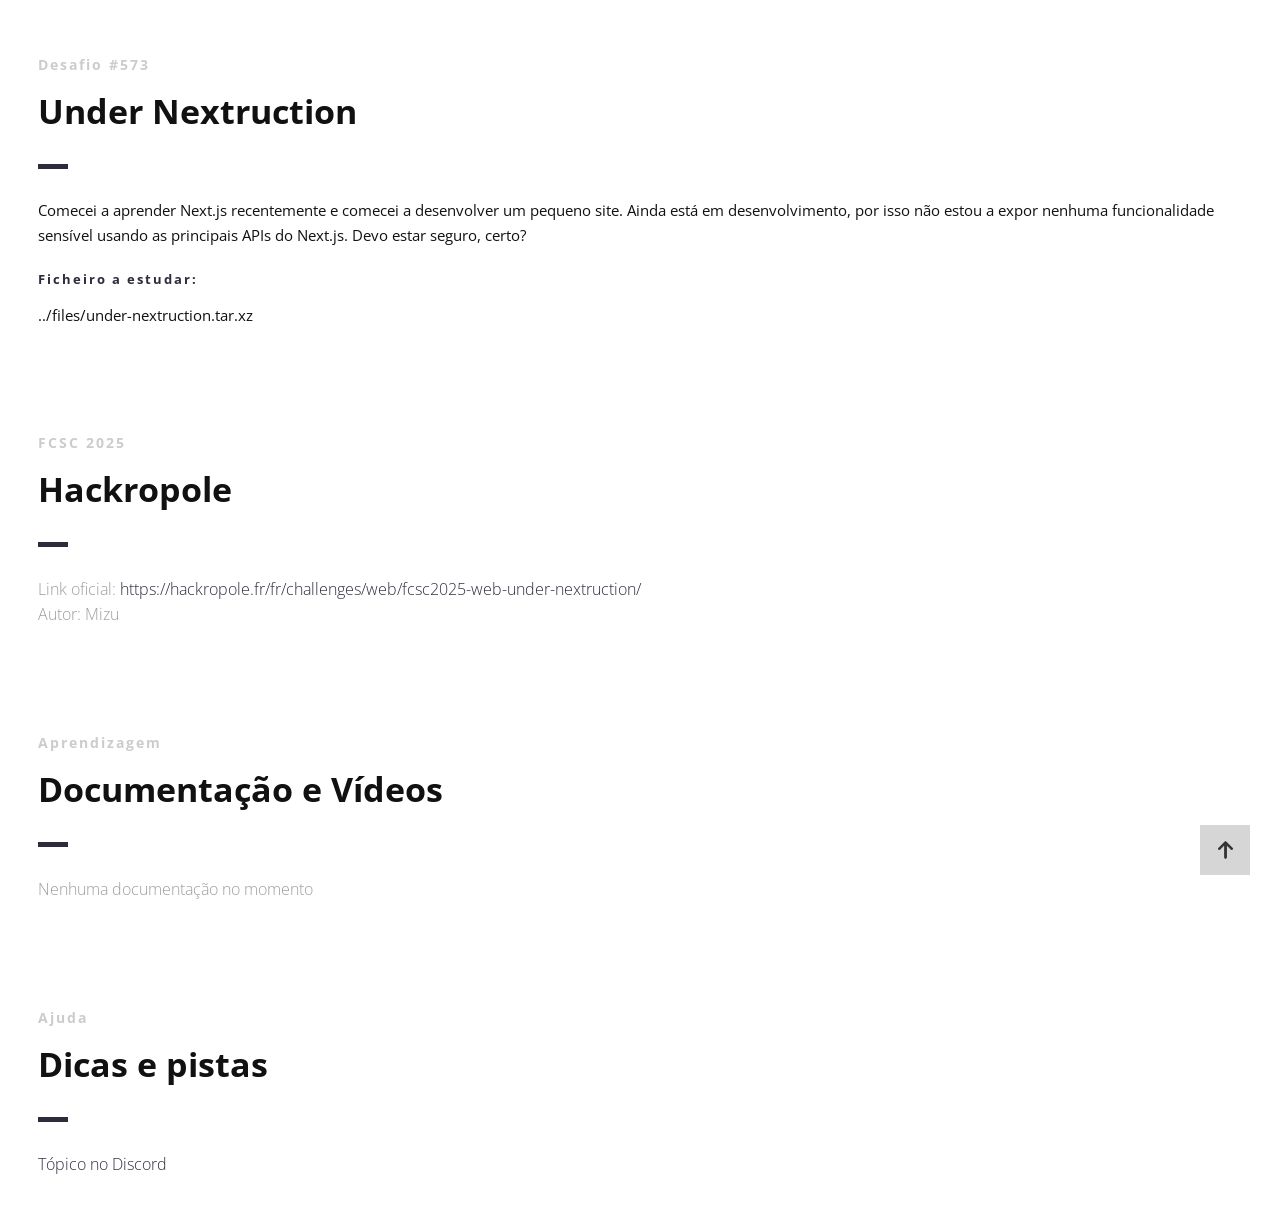
<file: presentation/index_pt.html>
<!DOCTYPE html>
<html>

<head lang="pt">
    <meta charset="UTF-8">
    <!--Page Title-->
    <title>Hack-Oeil - Les CTFs de Cyrhades</title>
    <!--Meta Keywords and Description-->
    <meta name="keywords" content="">
    <meta name="description" content="">
    <meta name="viewport" content="width=device-width, initial-scale=1.0, user-scalable=no" />
    <link rel="shortcut icon" href="./assets/images/favicon.ico" title="Favicon" />
    <link rel="stylesheet" href="./assets/css/style.css">
    <link href='https://fonts.googleapis.com/css?family=Open+Sans:400,300,600,700,800' rel='stylesheet' type='text/css'>
    <script src="./assets/js/highlight.min.js"></script>
    <script>
        document.addEventListener('DOMContentLoaded', () => {
            // Vérifie si la fenêtre est dans une iframe
            if (window.self !== window.top) {
                document.querySelectorAll('a').forEach((link) => {
                    link.addEventListener('click', (event) => {
                        const a = event.target.closest('a[href^="http"]');
                        if (a) {
                            event.preventDefault();
                            window.parent.postMessage({
                                type: "open-external",
                                url: a.href
                            }, "*");
                        }
                    });
                });
            }
            // Active la coloration syntaxique :
            if (window.hljs) {
                hljs.highlightAll();
            } else {
                console.error("Highlight.js non chargé !");
            }
        });
    </script>
</head>

<body>

    <div id="wrapper">
        <!--Main Content Area-->
        <main id="content">
            <!--Ctf-->
            <section class="ctf scrollto">
                <article class="row clearfix">
                    <div class="col-1">
                        <div class="section-heading">
                            <h3>Desafio #573</h3>
                            <h2 class="section-title">Under Nextruction</h2>
                            <p>
Comecei a aprender Next.js recentemente e comecei a desenvolver um pequeno site. Ainda está em desenvolvimento, por isso não estou a expor nenhuma funcionalidade sensível usando as principais APIs do Next.js. Devo estar seguro, certo?
                            </p>
                            <h4>Ficheiro a estudar:</h4>
                            <p>../files/under-nextruction.tar.xz</p>
                        </div>
                    </div>
                </article>

                <article class="row clearfix">
                    <div class="col-1">
                        <div class="section-heading">
                            <h3>FCSC 2025</h3>
                            <h2 class="section-title">Hackropole</h2>
                            <p class="section-subtitle">
                                Link oficial:
                                <a target="_blank" href="https://hackropole.fr/fr/challenges/web/fcsc2025-web-under-nextruction/">https://hackropole.fr/fr/challenges/web/fcsc2025-web-under-nextruction/</a>
                                <br />
                                Autor: Mizu
                            </p>
                        </div>
                    </div>
                </article>

                <article class="row clearfix">
                    <div class="col-1">
                        <div class="section-heading">
                            <h3>Aprendizagem</h3>
                            <h2 class="section-title">Documentação e Vídeos</h2>
                            <p class="section-subtitle">
                                Nenhuma documentação no momento
                            </p>
                        </div>
                    </div>
                </article>

                <article class="row clearfix">
                    <div class="col-1">
                        <div class="section-heading">
                            <h3>Ajuda</h3>
                            <h2 class="section-title">Dicas e pistas</h2>
                            <p class="section-subtitle">
                                <a target="_blank"
                                    href="https://discord.com/channels/1175764392307077120/1175764601716092948">Tópico no Discord</a>
                            </p>
                        </div>
                    </div>
                </article>
            </section>
            <!--End of Ctf-->
        </main>
        <!--End Main Content Area-->

        <a id="scrollUp" href="#wrapper" style="position: fixed; z-index: 1000;"
            aria-label="Voltar ao topo da página" title="Voltar ao topo"></a>
    </div>
</body>

</html>
</file>
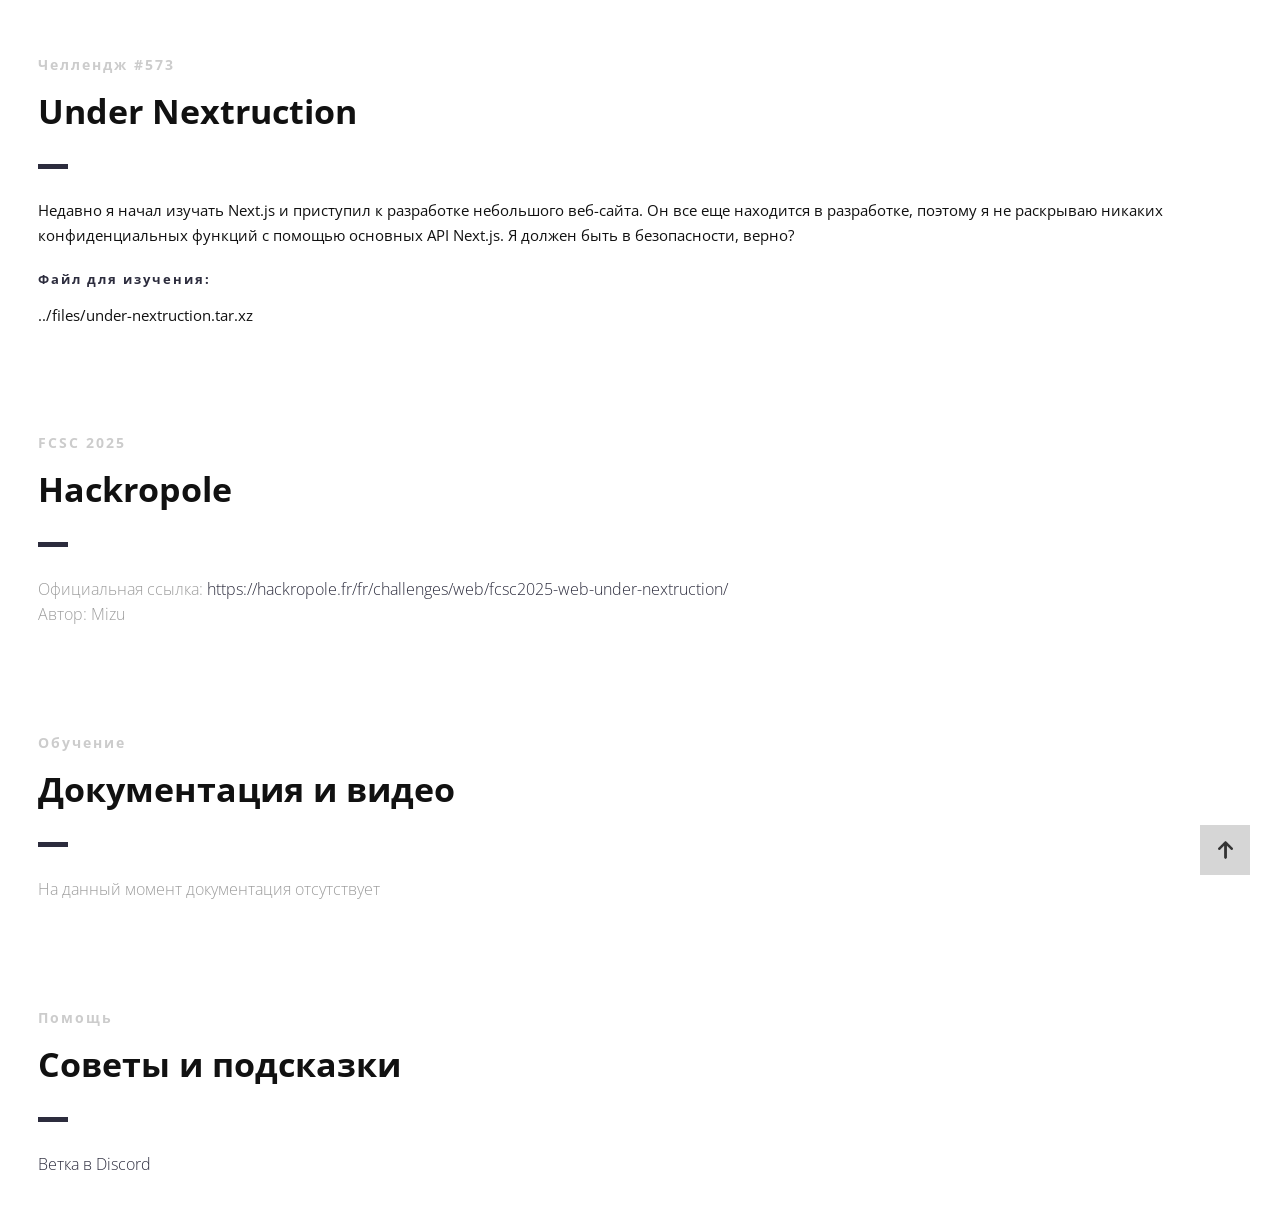
<file: presentation/index_ru.html>
<!DOCTYPE html>
<html>

<head lang="ru">
    <meta charset="UTF-8">
    <!--Page Title-->
    <title>Hack-Oeil - Les CTFs de Cyrhades</title>
    <!--Meta Keywords and Description-->
    <meta name="keywords" content="">
    <meta name="description" content="">
    <meta name="viewport" content="width=device-width, initial-scale=1.0, user-scalable=no" />
    <link rel="shortcut icon" href="./assets/images/favicon.ico" title="Favicon" />
    <link rel="stylesheet" href="./assets/css/style.css">
    <link href='https://fonts.googleapis.com/css?family=Open+Sans:400,300,600,700,800' rel='stylesheet' type='text/css'>
    <script src="./assets/js/highlight.min.js"></script>
    <script>
        document.addEventListener('DOMContentLoaded', () => {
            // Vérifie si la fenêtre est dans une iframe
            if (window.self !== window.top) {
                document.querySelectorAll('a').forEach((link) => {
                    link.addEventListener('click', (event) => {
                        const a = event.target.closest('a[href^="http"]');
                        if (a) {
                            event.preventDefault();
                            window.parent.postMessage({
                                type: "open-external",
                                url: a.href
                            }, "*");
                        }
                    });
                });
            }
            // Active la coloration syntaxique :
            if (window.hljs) {
                hljs.highlightAll();
            } else {
                console.error("Highlight.js non chargé !");
            }
        });
    </script>
</head>

<body>

    <div id="wrapper">
        <!--Main Content Area-->
        <main id="content">
            <!--Ctf-->
            <section class="ctf scrollto">
                <article class="row clearfix">
                    <div class="col-1">
                        <div class="section-heading">
                            <h3>Челлендж #573</h3>
                            <h2 class="section-title">Under Nextruction</h2>
                            <p>
Недавно я начал изучать Next.js и приступил к разработке небольшого веб-сайта. Он все еще находится в разработке, поэтому я не раскрываю никаких конфиденциальных функций с помощью основных API Next.js. Я должен быть в безопасности, верно?
                            </p>
                            <h4>Файл для изучения:</h4>
                            <p>../files/under-nextruction.tar.xz</p>
                        </div>
                    </div>
                </article>

                <article class="row clearfix">
                    <div class="col-1">
                        <div class="section-heading">
                            <h3>FCSC 2025</h3>
                            <h2 class="section-title">Hackropole</h2>
                            <p class="section-subtitle">
                                Официальная ссылка:
                                <a target="_blank" href="https://hackropole.fr/fr/challenges/web/fcsc2025-web-under-nextruction/">https://hackropole.fr/fr/challenges/web/fcsc2025-web-under-nextruction/</a>
                                <br />
                                Автор: Mizu
                            </p>
                        </div>
                    </div>
                </article>

                <article class="row clearfix">
                    <div class="col-1">
                        <div class="section-heading">
                            <h3>Обучение</h3>
                            <h2 class="section-title">Документация и видео</h2>
                            <p class="section-subtitle">
                                На данный момент документация отсутствует
                            </p>
                        </div>
                    </div>
                </article>

                <article class="row clearfix">
                    <div class="col-1">
                        <div class="section-heading">
                            <h3>Помощь</h3>
                            <h2 class="section-title">Советы и подсказки</h2>
                            <p class="section-subtitle">
                                <a target="_blank"
                                    href="https://discord.com/channels/1175764392307077120/1175764601716092948">Ветка в Discord</a>
                            </p>
                        </div>
                    </div>
                </article>
            </section>
            <!--End of Ctf-->
        </main>
        <!--End Main Content Area-->

        <a id="scrollUp" href="#wrapper" style="position: fixed; z-index: 1000;"
            aria-label="Вернуться в начало страницы" title="Наверх"></a>
    </div>
</body>

</html>
</file>
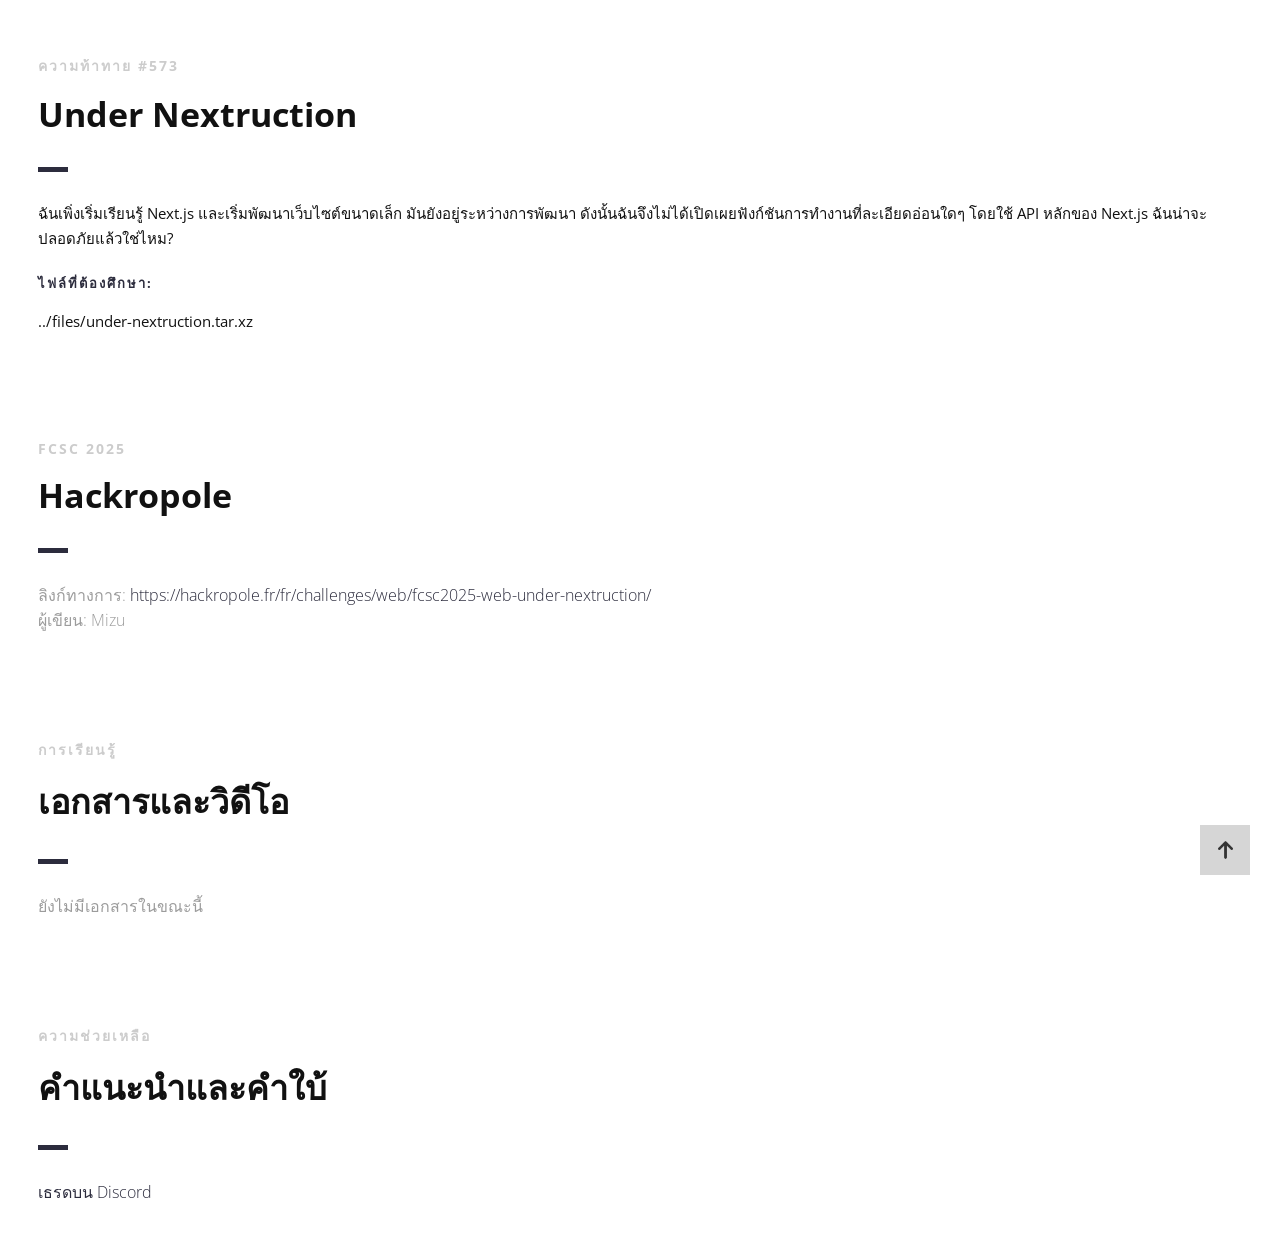
<file: presentation/index_th.html>
<!DOCTYPE html>
<html>

<head lang="th">
    <meta charset="UTF-8">
    <!--Page Title-->
    <title>Hack-Oeil - Les CTFs de Cyrhades</title>
    <!--Meta Keywords and Description-->
    <meta name="keywords" content="">
    <meta name="description" content="">
    <meta name="viewport" content="width=device-width, initial-scale=1.0, user-scalable=no" />
    <link rel="shortcut icon" href="./assets/images/favicon.ico" title="Favicon" />
    <link rel="stylesheet" href="./assets/css/style.css">
    <link href='https://fonts.googleapis.com/css?family=Open+Sans:400,300,600,700,800' rel='stylesheet' type='text/css'>
    <script src="./assets/js/highlight.min.js"></script>
    <script>
        document.addEventListener('DOMContentLoaded', () => {
            // Vérifie si la fenêtre est dans une iframe
            if (window.self !== window.top) {
                document.querySelectorAll('a').forEach((link) => {
                    link.addEventListener('click', (event) => {
                        const a = event.target.closest('a[href^="http"]');
                        if (a) {
                            event.preventDefault();
                            window.parent.postMessage({
                                type: "open-external",
                                url: a.href
                            }, "*");
                        }
                    });
                });
            }
            // Active la coloration syntaxique :
            if (window.hljs) {
                hljs.highlightAll();
            } else {
                console.error("Highlight.js non chargé !");
            }
        });
    </script>
</head>

<body>

    <div id="wrapper">
        <!--Main Content Area-->
        <main id="content">
            <!--Ctf-->
            <section class="ctf scrollto">
                <article class="row clearfix">
                    <div class="col-1">
                        <div class="section-heading">
                            <h3>ความท้าทาย #573</h3>
                            <h2 class="section-title">Under Nextruction</h2>
                            <p>
ฉันเพิ่งเริ่มเรียนรู้ Next.js และเริ่มพัฒนาเว็บไซต์ขนาดเล็ก มันยังอยู่ระหว่างการพัฒนา ดังนั้นฉันจึงไม่ได้เปิดเผยฟังก์ชันการทำงานที่ละเอียดอ่อนใดๆ โดยใช้ API หลักของ Next.js ฉันน่าจะปลอดภัยแล้วใช่ไหม?
                            </p>
                            <h4>ไฟล์ที่ต้องศึกษา:</h4>
                            <p>../files/under-nextruction.tar.xz</p>
                        </div>
                    </div>
                </article>

                <article class="row clearfix">
                    <div class="col-1">
                        <div class="section-heading">
                            <h3>FCSC 2025</h3>
                            <h2 class="section-title">Hackropole</h2>
                            <p class="section-subtitle">
                                ลิงก์ทางการ:
                                <a target="_blank" href="https://hackropole.fr/fr/challenges/web/fcsc2025-web-under-nextruction/">https://hackropole.fr/fr/challenges/web/fcsc2025-web-under-nextruction/</a>
                                <br />
                                ผู้เขียน: Mizu
                            </p>
                        </div>
                    </div>
                </article>

                <article class="row clearfix">
                    <div class="col-1">
                        <div class="section-heading">
                            <h3>การเรียนรู้</h3>
                            <h2 class="section-title">เอกสารและวิดีโอ</h2>
                            <p class="section-subtitle">
                                ยังไม่มีเอกสารในขณะนี้
                            </p>
                        </div>
                    </div>
                </article>

                <article class="row clearfix">
                    <div class="col-1">
                        <div class="section-heading">
                            <h3>ความช่วยเหลือ</h3>
                            <h2 class="section-title">คำแนะนำและคำใบ้</h2>
                            <p class="section-subtitle">
                                <a target="_blank"
                                    href="https://discord.com/channels/1175764392307077120/1175764601716092948">เธรดบน Discord</a>
                            </p>
                        </div>
                    </div>
                </article>
            </section>
            <!--End of Ctf-->
        </main>
        <!--End Main Content Area-->

        <a id="scrollUp" href="#wrapper" style="position: fixed; z-index: 1000;"
            aria-label="กลับสู่ด้านบนของหน้า" title="กลับไปด้านบน"></a>
    </div>
</body>

</html>
</file>
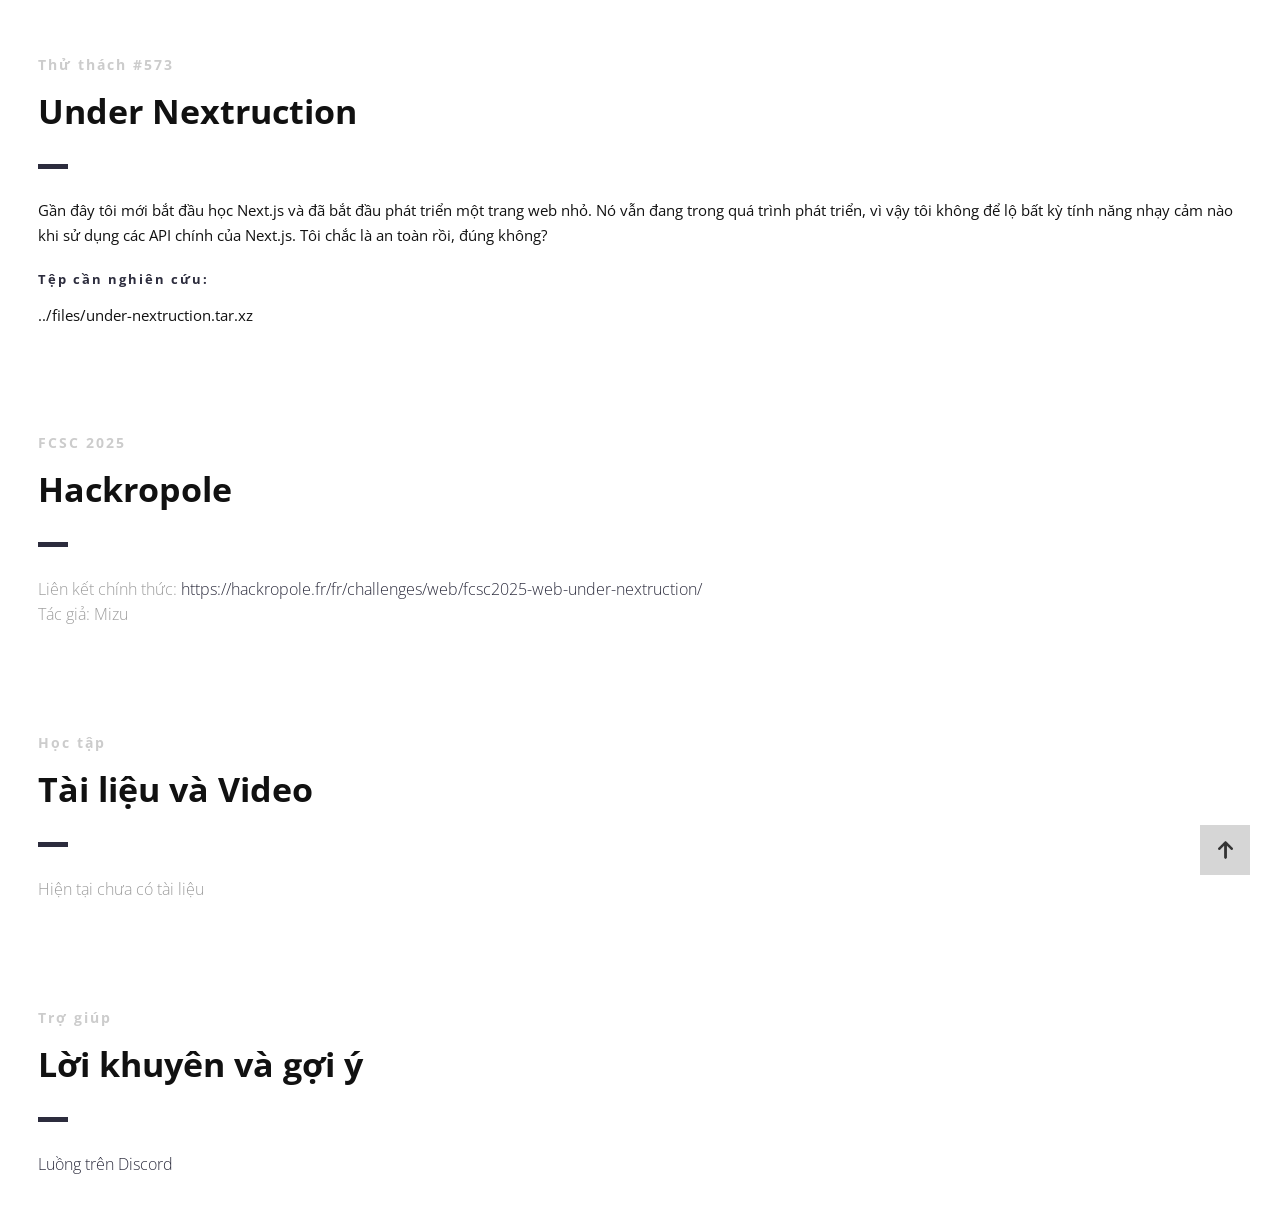
<file: presentation/index_vi.html>
<!DOCTYPE html>
<html>

<head lang="vi">
    <meta charset="UTF-8">
    <!--Page Title-->
    <title>Hack-Oeil - Les CTFs de Cyrhades</title>
    <!--Meta Keywords and Description-->
    <meta name="keywords" content="">
    <meta name="description" content="">
    <meta name="viewport" content="width=device-width, initial-scale=1.0, user-scalable=no" />
    <link rel="shortcut icon" href="./assets/images/favicon.ico" title="Favicon" />
    <link rel="stylesheet" href="./assets/css/style.css">
    <link href='https://fonts.googleapis.com/css?family=Open+Sans:400,300,600,700,800' rel='stylesheet' type='text/css'>
    <script src="./assets/js/highlight.min.js"></script>
    <script>
        document.addEventListener('DOMContentLoaded', () => {
            // Vérifie si la fenêtre est dans une iframe
            if (window.self !== window.top) {
                document.querySelectorAll('a').forEach((link) => {
                    link.addEventListener('click', (event) => {
                        const a = event.target.closest('a[href^="http"]');
                        if (a) {
                            event.preventDefault();
                            window.parent.postMessage({
                                type: "open-external",
                                url: a.href
                            }, "*");
                        }
                    });
                });
            }
            // Active la coloration syntaxique :
            if (window.hljs) {
                hljs.highlightAll();
            } else {
                console.error("Highlight.js non chargé !");
            }
        });
    </script>
</head>

<body>

    <div id="wrapper">
        <!--Main Content Area-->
        <main id="content">
            <!--Ctf-->
            <section class="ctf scrollto">
                <article class="row clearfix">
                    <div class="col-1">
                        <div class="section-heading">
                            <h3>Thử thách #573</h3>
                            <h2 class="section-title">Under Nextruction</h2>
                            <p>
Gần đây tôi mới bắt đầu học Next.js và đã bắt đầu phát triển một trang web nhỏ. Nó vẫn đang trong quá trình phát triển, vì vậy tôi không để lộ bất kỳ tính năng nhạy cảm nào khi sử dụng các API chính của Next.js. Tôi chắc là an toàn rồi, đúng không?
                            </p>
                            <h4>Tệp cần nghiên cứu:</h4>
                            <p>../files/under-nextruction.tar.xz</p>
                        </div>
                    </div>
                </article>

                <article class="row clearfix">
                    <div class="col-1">
                        <div class="section-heading">
                            <h3>FCSC 2025</h3>
                            <h2 class="section-title">Hackropole</h2>
                            <p class="section-subtitle">
                                Liên kết chính thức:
                                <a target="_blank" href="https://hackropole.fr/fr/challenges/web/fcsc2025-web-under-nextruction/">https://hackropole.fr/fr/challenges/web/fcsc2025-web-under-nextruction/</a>
                                <br />
                                Tác giả: Mizu
                            </p>
                        </div>
                    </div>
                </article>

                <article class="row clearfix">
                    <div class="col-1">
                        <div class="section-heading">
                            <h3>Học tập</h3>
                            <h2 class="section-title">Tài liệu và Video</h2>
                            <p class="section-subtitle">
                                Hiện tại chưa có tài liệu
                            </p>
                        </div>
                    </div>
                </article>

                <article class="row clearfix">
                    <div class="col-1">
                        <div class="section-heading">
                            <h3>Trợ giúp</h3>
                            <h2 class="section-title">Lời khuyên và gợi ý</h2>
                            <p class="section-subtitle">
                                <a target="_blank"
                                    href="https://discord.com/channels/1175764392307077120/1175764601716092948">Luồng trên Discord</a>
                            </p>
                        </div>
                    </div>
                </article>
            </section>
            <!--End of Ctf-->
        </main>
        <!--End Main Content Area-->

        <a id="scrollUp" href="#wrapper" style="position: fixed; z-index: 1000;"
            aria-label="Cuộn lên đầu trang" title="Lên đầu trang"></a>
    </div>
</body>

</html>
</file>
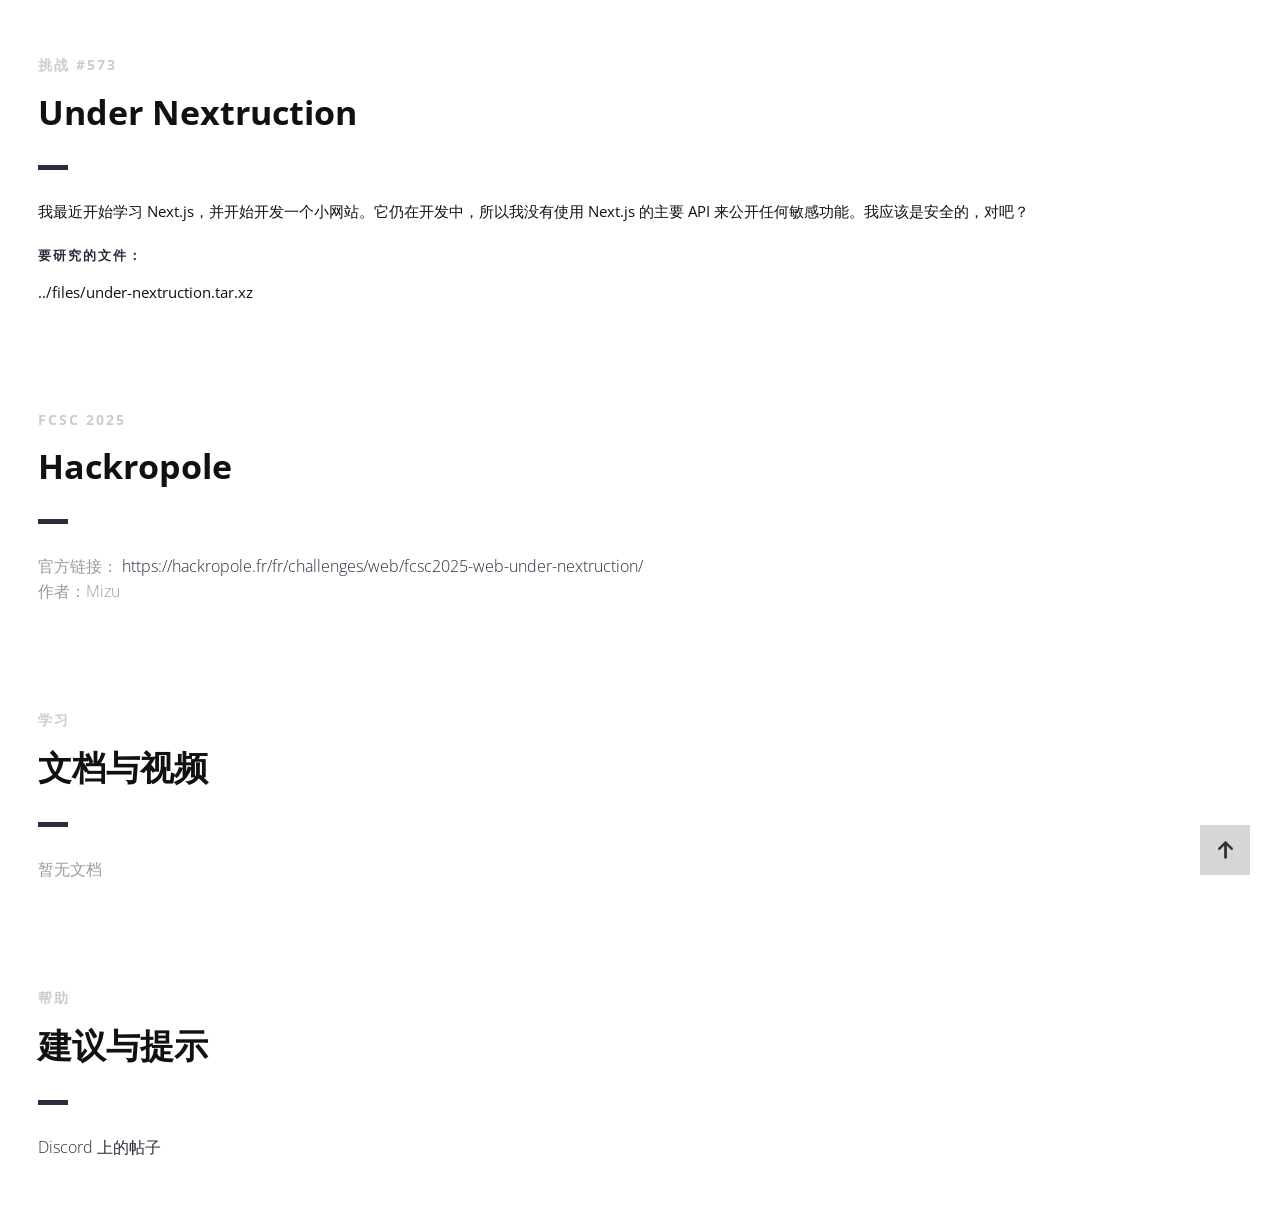
<file: presentation/index_zh.html>
<!DOCTYPE html>
<html>

<head lang="zh">
    <meta charset="UTF-8">
    <!--Page Title-->
    <title>Hack-Oeil - Les CTFs de Cyrhades</title>
    <!--Meta Keywords and Description-->
    <meta name="keywords" content="">
    <meta name="description" content="">
    <meta name="viewport" content="width=device-width, initial-scale=1.0, user-scalable=no" />
    <link rel="shortcut icon" href="./assets/images/favicon.ico" title="Favicon" />
    <link rel="stylesheet" href="./assets/css/style.css">
    <link href='https://fonts.googleapis.com/css?family=Open+Sans:400,300,600,700,800' rel='stylesheet' type='text/css'>
    <script src="./assets/js/highlight.min.js"></script>
    <script>
        document.addEventListener('DOMContentLoaded', () => {
            // Vérifie si la fenêtre est dans une iframe
            if (window.self !== window.top) {
                document.querySelectorAll('a').forEach((link) => {
                    link.addEventListener('click', (event) => {
                        const a = event.target.closest('a[href^="http"]');
                        if (a) {
                            event.preventDefault();
                            window.parent.postMessage({
                                type: "open-external",
                                url: a.href
                            }, "*");
                        }
                    });
                });
            }
            // Active la coloration syntaxique :
            if (window.hljs) {
                hljs.highlightAll();
            } else {
                console.error("Highlight.js non chargé !");
            }
        });
    </script>
</head>

<body>

    <div id="wrapper">
        <!--Main Content Area-->
        <main id="content">
            <!--Ctf-->
            <section class="ctf scrollto">
                <article class="row clearfix">
                    <div class="col-1">
                        <div class="section-heading">
                            <h3>挑战 #573</h3>
                            <h2 class="section-title">Under Nextruction</h2>
                            <p>
我最近开始学习 Next.js，并开始开发一个小网站。它仍在开发中，所以我没有使用 Next.js 的主要 API 来公开任何敏感功能。我应该是安全的，对吧？
                            </p>
                            <h4>要研究的文件：</h4>
                            <p>../files/under-nextruction.tar.xz</p>
                        </div>
                    </div>
                </article>

                <article class="row clearfix">
                    <div class="col-1">
                        <div class="section-heading">
                            <h3>FCSC 2025</h3>
                            <h2 class="section-title">Hackropole</h2>
                            <p class="section-subtitle">
                                官方链接：
                                <a target="_blank" href="https://hackropole.fr/fr/challenges/web/fcsc2025-web-under-nextruction/">https://hackropole.fr/fr/challenges/web/fcsc2025-web-under-nextruction/</a>
                                <br />
                                作者：Mizu
                            </p>
                        </div>
                    </div>
                </article>

                <article class="row clearfix">
                    <div class="col-1">
                        <div class="section-heading">
                            <h3>学习</h3>
                            <h2 class="section-title">文档与视频</h2>
                            <p class="section-subtitle">
                                暂无文档
                            </p>
                        </div>
                    </div>
                </article>

                <article class="row clearfix">
                    <div class="col-1">
                        <div class="section-heading">
                            <h3>帮助</h3>
                            <h2 class="section-title">建议与提示</h2>
                            <p class="section-subtitle">
                                <a target="_blank"
                                    href="https://discord.com/channels/1175764392307077120/1175764601716092948">Discord 上的帖子</a>
                            </p>
                        </div>
                    </div>
                </article>
            </section>
            <!--End of Ctf-->
        </main>
        <!--End Main Content Area-->

        <a id="scrollUp" href="#wrapper" style="position: fixed; z-index: 1000;"
            aria-label="返回页面顶部" title="返回顶部"></a>
    </div>
</body>

</html>
</file>
<file: presentation/assets/css/style.css>
*,
*:before,
*:after {
    -webkit-box-sizing: border-box;
    -moz-box-sizing: border-box;
    box-sizing: border-box;
}

body,
div,
dl,
dt,
dd,
ul,
ol,
li,
h1,
h2,
h3,
h4,
h5,
h6,
pre,
form,
blockquote,
th,
td {
    margin: 0;
    padding: 0;
    direction: ltr;
}

body {
    margin: 0;
    padding: 0;
    -webkit-font-smoothing: antialiased;
    overflow-x: hidden;
}

p {
    line-height: 25px;
}

code:not([class*="language"]) {
    color: #DE3384;
}

pre {
    width: 600px;
    max-width: 100%;
    overflow-x: auto;
    white-space: pre;
    background: #eee;
    padding: 10px;
    border-radius: 8px;
}

.row img {
    height: auto;
    max-width: 100%;
}

a {
    text-decoration: none;
    line-height: inherit;
    -webkit-transition: opacity 0.3s ease-out;
    -moz-transition: opacity 0.3s ease-out;
    -o-transition: opacity 0.3s ease-out;
    transition: opacity 0.3s ease-out;
}

iframe {
    border: 0 !important;
}

section {
    clear: both;
    overflow: hidden;
}

.row {
    max-width: 1245px;
    margin: 0 auto;
    padding: 25px 0 0 0;
    position: relative;
}

.no-padding-bottom .row,
.no-padding-bottom div,
.no-padding-bottom.row {
    padding-bottom: 0;
}

.no-padding-top.row,
.no-padding-top div {
    padding-top: 0;
}

.big-padding-top {
    padding-top: 75px !important;
}

.big-padding-bottom {
    padding-bottom: 85px !important;
}

[class*='col-'] {
    float: left;
    padding: 20px;
}

.clearfix:after {
    content: "";
    display: table;
    clear: both;
}

h1 {
    padding: 20px 0;
}

h2 {
    padding: 14px 0;
}

h3 {
    padding: 10px 0;
}

h4 {
    padding: 7px 0;
}

h5 {
    padding: 7px 0;
}

h6 {
    padding: 7px 0;
}

.text-left {
    text-align: left;
}

.text-center {
    text-align: center;
}

.text-right {
    text-align: right;
}

.section-heading {
    padding: 0 0 15px 0;
}

.section-subtitle {
    font-size: 18px;
    padding-top: 0;
}

.section-heading h3 {
    font-size: 14px;
    font-weight: bold;
    color: #ccc;
    letter-spacing: 2px;
    padding-bottom: 0;
}

.section-heading h4 {
    font-size: 13px;
    font-weight: bold;
    color: #2C2C3D;
    letter-spacing: 2px;
    padding-bottom: 0;
}

#scrollUp {
    bottom: 15px;
    right: 30px;
    width: 50px;
    height: 50px;
    margin-bottom: 10px;
    padding: 0 5px 20px 5px;
    background: #ccc;
    background-size: 30%;
    background-repeat: no-repeat;
    background-image: url('../images/arrow-up.png');
    background-position: center;
    -webkit-transition: margin-bottom 150ms linear;
    -moz-transition: margin-bottom 150ms linear;
    -o-transition: margin-bottom 150ms linear;
    transition: margin-bottom 150ms linear;
    opacity: 0.8;
}

#scrollUp:hover {
    margin-bottom: 25px;
}

.section-subtitle img {
    height: 32px;
    width: auto;
    vertical-align: middle;
}

.section-subtitle img.capture {
    width: 100%;
    height: auto;
    vertical-align: middle;
}

body {
    background: #fff;
}

a,
.la-ball-triangle-path {
    color: #2C2C3D;
}

a:hover,
#header.nav-solid nav a:hover {
    color: #2C2C3D;
}

.icon i {
    color: #2C2C3D;
}

#banner .section-heading:before,
.testimonial.classic footer:before {
    background: #2C2C3D;
}

.pricing-block-content:hover {
    border-color: #2C2C3D;
}

#header nav a,
#header i {
    color: #111;
}

#header.nav-solid,
#header.nav-solid a,
#header.nav-solid i,
#nav-mobile ul li a {
    color: #333;
}

#header.nav-solid .active {
    color: #2C2C3D;
    border-color: #2C2C3D;
}

.primary-color,
.featured .pricing {
    background-color: #2C2C3D;
}

.primary-color,
.primary-color .section-title,
.primary-color .section-subtitle,
.featured .pricing,
.featured .pricing p {
    color: #fff;
}

.section-heading h2:after {
    background: #2C2C3D;
    content: "";
    display: block;
    width: 30px;
    height: 5px;
    margin-top: 30px;
}

.text-center .section-heading h2:after {
    margin: 30px auto 25px auto;
}

.primary-color .icon i,
.primary-color i {
    color: #fff;
}

.secondary-color {
    background-color: #f5f5f5;
}

#banner {
    background: url("../images/banner-image-1.jpg") no-repeat center top;
    background-size: cover;
}

body {
    font-family: 'Open Sans', sans-serif, Arial, Helvetica;
    font-size: 15px;
    font-weight: normal;
    color: #111;
}

#banner h1 {
    font-family: 'Open Sans', sans-serif, Arial, Helvetica;
    font-size: 62px;
    line-height: 60px;
    font-weight: 800;
    color: #111;
}

#banner h2 {
    font-family: 'Open Sans', sans-serif, Arial, Helvetica;
    font-size: 18px;
    font-weight: 300;
    color: #111;
}

.section-title {
    font-family: 'Open Sans', sans-serif, Arial, Helvetica;
    font-size: 34px;
    font-weight: 700;
    color: #111;
}

.section-subtitle {
    font-family: 'Open Sans', sans-serif, Arial, Helvetica;
    font-size: 16px;
    font-weight: 300;
    color: #9c9c9c;
}

.testimonial q {
    font-family: 'Open Sans', sans-serif, Arial, Helvetica;
    font-size: 17px;
    font-weight: 300;
}

.testimonial.classic q,
.testimonial.classic footer {
    color: #111;
}

h1 {
    font-family: 'Open Sans', sans-serif, Arial, Helvetica;
    font-size: 40px;
    font-weight: 300;
    color: #111;
}

h2 {
    font-family: 'Open Sans', sans-serif, Arial, Helvetica;
    font-size: 34px;
    font-weight: 300;
    color: #111;
}

h3 {
    font-family: 'Open Sans', sans-serif, Arial, Helvetica;
    font-size: 30px;
    font-weight: 700;
    color: #111;
}

h4 {
    font-family: 'Open Sans', sans-serif, Arial, Helvetica;
    font-size: 18px;
    font-weight: 400;
    color: #111;
}

h5 {
    font-family: 'Open Sans', sans-serif, Arial, Helvetica;
    font-size: 16px;
    font-weight: 400;
    color: #111;
}

h6 {
    font-family: 'Open Sans', sans-serif, Arial, Helvetica;
    font-size: 14px;
    font-weight: 400;
    color: #111;
}

.button,
input[type="submit"] {
    font-family: 'Open Sans', sans-serif, Arial, Helvetica;
    font-size: 14px;
    font-weight: bold;
    color: #111;
}

.button,
input[type="submit"] {
    border-color: #111;
}

.button:hover,
input[type="submit"]:hover {
    border-color: #2C2C3D;
    color: #2C2C3D;
}

#banner .button {
    font-family: 'Open Sans', sans-serif, Arial, Helvetica;
    font-size: 16px;
    color: #111;
}

#banner .button {
    border-color: #111;
}

#banner .button:hover {
    color: #2C2C3D;
    border-color: #2C2C3D;
}

#landing-footer,
#landing-footer p,
#landing-footer a {
    font-family: 'Open Sans', sans-serif, Arial, Helvetica;
    font-size: 12px;
    font-weight: normal;
    color: #999;
}

#landing-footer i {
    color: #999;
}

/* RTL Support for Arabic */
html[dir="rtl"] body, html[dir="rtl"] div, html[dir="rtl"] p, html[dir="rtl"] h1, html[dir="rtl"] h2, html[dir="rtl"] h3, html[dir="rtl"] h4, html[dir="rtl"] h5, html[dir="rtl"] h6, html[dir="rtl"] span, html[dir="rtl"] a, html[dir="rtl"] ul, html[dir="rtl"] li {
    direction: rtl !important;
    text-align: right !important;
}
html[dir="rtl"] [class*='col-'] {
    float: right;
}
</file>
